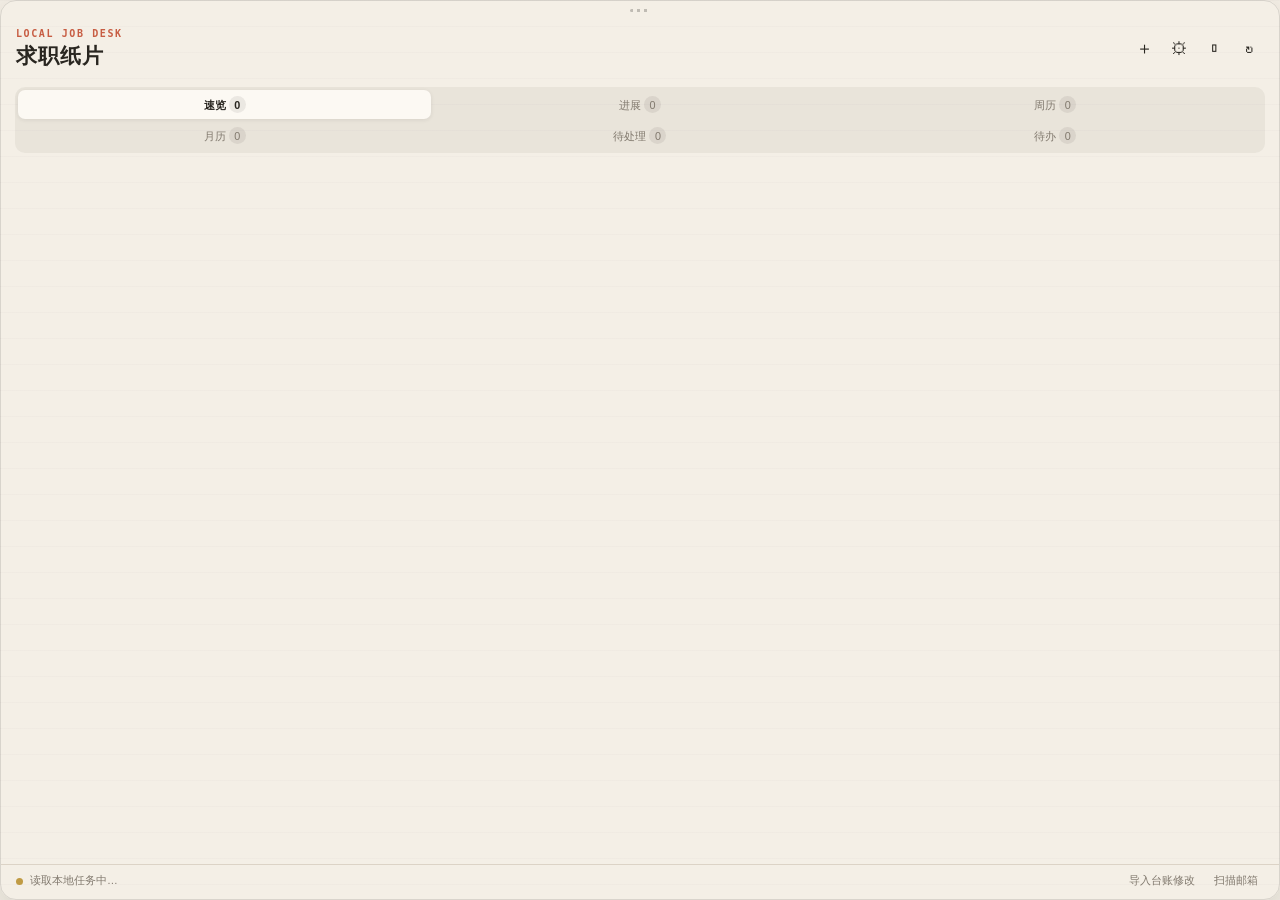
<file: src/job_mail_desk/ui/index.html>
<!doctype html>
<html lang="zh-CN">
  <head>
    <meta charset="utf-8">
    <meta name="viewport" content="width=device-width, initial-scale=1">
    <title>JobMailDesk</title>
    <link rel="stylesheet" href="style.css">
  </head>
  <body>
    <header class="topbar native-drag pywebview-drag-region" title="按住空白处拖动窗口">
      <div class="brand">
        <div class="eyebrow">LOCAL JOB DESK</div>
        <h1>求职纸片</h1>
      </div>
      <div class="top-actions">
        <button type="button" id="addButton" class="icon-button" title="新建" aria-label="新建">＋</button>
        <button type="button" id="settingsButton" class="icon-button" title="设置" aria-label="打开设置">⚙</button>
        <button type="button" id="capsuleButton" class="icon-button" title="胶囊模式" aria-label="切换到胶囊模式">▯</button>
        <button type="button" id="scanButton" class="icon-button" title="扫描邮箱" aria-label="扫描邮箱">↻</button>
      </div>
    </header>

    <section id="capsuleView" class="capsule-view">
      <button id="expandButton" title="点击展开">
        <span class="capsule-mark">J</span>
        <strong id="capsuleCount">0</strong>
      </button>
      <div class="capsule-drag native-drag pywebview-drag-region" title="按住拖动"></div>
    </section>

    <section class="notice-stack">
      <button type="button" id="githubUpdateNotice" class="secondary-wide" hidden>发现新版，查看更新</button>
      <div id="urgentStrip" class="urgent-strip hidden"></div>
      <details id="scanResult" class="scan-result" hidden>
        <summary id="scanResultLabel"></summary><p id="scanResultDetail"></p>
      </details>
      <div class="scan-progress" data-scan-progress hidden>
        <span data-scan-label role="status" aria-live="polite"></span>
        <progress data-scan-bar aria-label="当前扫描阶段进度"></progress>
      </div>
    </section>

    <nav class="tabs" aria-label="任务视图" role="tablist">
      <button class="tab active" data-view="today" role="tab" aria-selected="true" aria-controls="cards">速览 <span id="countToday">0</span><b class="unread-badge" data-unread="today" hidden>0</b></button>
      <button class="tab" data-view="progress" role="tab" aria-selected="false" aria-controls="cards" tabindex="-1" title="按企业查看笔试、面试与轮次进展">进展 <span id="countProgress">0</span><b class="unread-badge" data-unread="progress" hidden>0</b></button>
      <button class="tab" data-view="week" role="tab" aria-selected="false" aria-controls="cards" tabindex="-1">周历 <span id="countWeek">0</span><b class="unread-badge" data-unread="week" hidden>0</b></button>
      <button class="tab" data-view="month" role="tab" aria-selected="false" aria-controls="cards" tabindex="-1">月历 <span id="countMonth">0</span><b class="unread-badge" data-unread="month" hidden>0</b></button>
      <button class="tab" data-view="review" role="tab" aria-selected="false" aria-controls="cards" tabindex="-1" title="每封待归属邮件可在独立原生窗口中复核">待处理 <span id="countReview">0</span><b class="unread-badge" data-unread="review" hidden>0</b></button>
      <button class="tab" data-view="list" role="tab" aria-selected="false" aria-controls="cards" tabindex="-1" title="全部事项；完成后保留，可再次恢复">待办 <span id="countList">0</span><b class="unread-badge" data-unread="list" hidden>0</b></button>
    </nav>

    <main id="cards" class="cards" role="tabpanel" tabindex="-1">
    <div id="reviewTools" class="review-tools" hidden>
      <button type="button" id="historyScanButton">补扫历史邮件…</button>
      <button type="button" id="ignoredReviewsButton">已忽略邮件</button>
      <button type="button" id="filteredReviewsButton">自动过滤</button>
    </div>
    </main>

    <footer>
      <span id="healthDot" class="health-dot"></span>
      <span id="healthText">读取本地任务中…</span>
      <span id="refreshStatus" class="refresh-status" role="status" aria-live="polite" hidden></span>
      <button id="ledgerButton" class="text-button" title="将本地 Markdown 台账中的手工修改导入卡片；不连接邮箱或在线笔记">导入台账修改</button>
      <button id="refreshButton" class="text-button" title="立即扫描邮箱并刷新任务">扫描邮箱</button>
    </footer>

    <template id="taskTemplate">
      <article class="task-card">
        <div class="card-head">
          <div>
            <div class="company"></div>
            <div class="role"></div>
          </div>
          <div class="time-box">
            <div class="time-label"></div>
            <div class="remaining"></div>
          </div>
        </div>
        <div class="meta">
          <span class="stage"></span>
          <span class="round"></span>
          <span class="research"></span>
          <span class="snoozed"></span>
        </div>
        <p class="action"></p>
        <div class="actions">
          <button data-action="toggle_done">完成</button>
          <button data-action="edit_time">补时间</button>
          <button data-action="snooze">延后</button>
          <button data-action="original_mail">查看原邮件</button>
          <button data-action="source">打开通知链接</button>
          <button data-action="research" class="research-open">查看攻略</button>
          <button data-action="obsidian">Obsidian</button>
          <button data-action="edit">编辑</button>
          <button data-action="ignore" class="muted">忽略</button>
          <button data-action="trash" class="muted">删除</button>
        </div>
      </article>
    </template>

    <dialog id="historyScanDialog" class="mail-tools-dialog" aria-labelledby="historyScanTitle">
      <div class="dialog-head"><h2 id="historyScanTitle">补扫历史邮件</h2><button type="button" id="closeHistoryScan" aria-label="关闭补扫">×</button></div>
      <p>重新检查所选范围内的邮件，补入遗漏记录、更新未确认信息。日常扫描设置不变；已确认、已忽略和手动恢复的记录保留。</p>
      <label for="historyScanDays">回看范围</label>
      <select id="historyScanDays"><option value="7">最近 7 天</option><option value="30" selected>最近 30 天</option><option value="90">最近 90 天</option></select>
      <p>包含已读和未读邮件，只读取当前配置的邮箱文件夹。邮件较多时可能需要几分钟。</p>
      <button type="button" id="startHistoryScan">开始补扫</button>
    </dialog>
    <dialog id="ignoredReviewsDialog" class="mail-tools-dialog" aria-labelledby="ignoredReviewsTitle">
      <div class="dialog-head"><h2 id="ignoredReviewsTitle">已忽略邮件</h2><button type="button" id="closeIgnoredReviews" aria-label="关闭已忽略邮件">×</button></div>
      <p>这里只显示手动忽略的待归属邮件。恢复后回到待处理，由你确认归属；不会修改邮箱中的邮件。</p>
      <p id="ignoredReviewsStatus" role="status" aria-live="polite"></p>
      <div id="ignoredReviewsList"></div>
    </dialog>
    <dialog id="filteredReviewsDialog" class="mail-tools-dialog" aria-labelledby="filteredReviewsTitle">
      <div class="dialog-head"><h2 id="filteredReviewsTitle">自动过滤的邮件</h2><button type="button" id="closeFilteredReviews" aria-label="关闭自动过滤邮件">×</button></div>
      <p>这里只显示被自动过滤的招聘宣传摘要，不保存邮件正文。若有需要参加的活动，可以移回待处理后确认归属。</p>
      <p>升级前未留摘要的邮件，可通过“补扫历史邮件”重新检查。恢复不会修改邮箱中的邮件。</p>
      <p id="filteredReviewsStatus" role="status" aria-live="polite"></p>
      <div id="filteredReviewsList"></div>
    </dialog>
    <dialog id="quickCreateDialog" class="quick-create-dialog" aria-labelledby="quickCreateTitle">
      <div class="quick-create">
        <div class="dialog-head">
          <div><div class="eyebrow">QUICK CREATE</div><h2 id="quickCreateTitle">新建</h2></div>
          <button type="button" id="closeQuickCreate" class="dialog-close" aria-label="关闭新建菜单">×</button>
        </div>
        <button type="button" id="createApplicationChoice">新建申请<small>记录公司、岗位与申请进展</small></button>
        <button type="button" id="createTaskChoice">新建待办<small>添加时间、截止与行动事项</small></button>
      </div>
    </dialog>

    <dialog id="taskDialog" class="workflow-dialog" aria-labelledby="dialogTitle">
      <form id="taskForm" class="workflow-form" method="dialog" novalidate>
        <div class="dialog-head">
          <div>
            <div class="eyebrow">JOB TASK</div>
            <h2 id="dialogTitle">新建待办</h2>
          </div>
          <button type="button" id="closeDialog" class="dialog-close" aria-label="关闭待办编辑">×</button>
        </div>
        <input type="hidden" name="task_id">
        <input type="hidden" name="expected_revision">
        <label>关联申请链
          <select name="application_key">
            <option value="">不关联申请链</option>
          </select>
        </label>
        <div class="identity-row">
          <label>公司 / 事项<input name="company" required maxlength="80"></label>
          <label>岗位<input name="role" maxlength="80"></label>
        </div>
        <label>岗位地点<input name="location" maxlength="100"></label>
        <div class="form-row">
          <label>阶段<input name="stage" value="自定义待办" maxlength="40"></label>
          <label>轮次<input name="round" maxlength="30"></label>
        </div>
        <div class="form-row">
          <label>硬截止日期<input name="deadline_date" type="date"></label>
          <div class="clock-field">
            <span class="clock-field-title">时间</span>
            <div class="clock-inputs">
              <input name="deadline_hour" type="text" inputmode="numeric"
                     maxlength="2" placeholder="14" autocomplete="off"
                     aria-label="小时">
              <span class="clock-separator" aria-hidden="true">:</span>
              <input name="deadline_minute" type="text" inputmode="numeric"
                     maxlength="2" placeholder="00" autocomplete="off"
                     aria-label="分钟">
            </div>
          </div>
        </div>
        <p class="field-hint">笔试或面试的开始时刻即为硬截止：在此之前需要处理这件事。</p>
        <label>下一步行动<textarea name="action_summary" rows="3" maxlength="240" placeholder="留空时使用“处理这项求职待办”"></textarea></label>
        <label>Markdown 手动补充<textarea name="manual_notes" rows="6" maxlength="2000" placeholder="准备材料、问题清单、复盘备注……"></textarea></label>
        <div id="formError" class="form-error" role="alert" aria-live="assertive"></div>
        <div class="dialog-actions">
          <button type="button" id="deleteTask" class="danger-action" hidden>移入回收站</button>
          <button type="button" id="cancelDialog">取消</button>
          <button type="submit" class="primary">保存待办</button>
        </div>
      </form>
    </dialog>

    <dialog id="originalMailDialog" class="original-mail-dialog" aria-labelledby="originalMailSubject">
      <section class="original-mail-panel">
        <div class="dialog-head">
          <div>
            <div class="eyebrow">READ-ONLY IMAP</div>
            <h2 id="originalMailSubject">原邮件</h2>
          </div>
          <button type="button" id="closeOriginalMail" class="dialog-close" aria-label="关闭原邮件">×</button>
        </div>
        <div id="originalMailMeta" class="original-mail-meta"></div>
        <div id="originalMailStatus" class="form-error" role="status" aria-live="polite"></div>
        <div id="originalMailBody" class="original-mail-body"></div>
        <pre id="originalMailText" class="original-mail-text"></pre>
        <div class="dialog-actions">
          <button type="button" id="loadRemoteImages">显式加载 HTTPS 图片</button>
          <button type="button" id="dismissOriginalMail" class="primary">关闭</button>
        </div>
      </section>
    </dialog>

    <dialog id="ownershipDialog" class="workflow-dialog" aria-labelledby="ownershipTitle">
      <form id="ownershipForm" class="workflow-form" method="dialog">
        <div class="dialog-head">
          <div>
            <div class="eyebrow">REVIEW MAIL</div>
            <h2 id="ownershipTitle">确认邮件归属</h2>
          </div>
          <button type="button" id="closeOwnership" class="dialog-close" aria-label="关闭邮件归属">×</button>
        </div>
        <input type="hidden" name="source_hash">
        <input type="hidden" name="request_id">
        <input type="hidden" name="expected_review_revision">
        <input type="hidden" name="expected_application_revision">
        <div id="ownershipRecommendation" class="workflow-recommendation"></div>
        <div class="workflow-grid ownership-target-grid">
          <label>处理方式
            <select name="mode">
              <option value="new">创建新申请链并归属</option>
              <option value="existing">更新已有申请链</option>
              <option value="update_task">更新已有申请链上的待办（改期 / 改场地）</option>
            </select>
          </label>
          <label id="ownershipExistingRow">已有申请
            <select name="application_key"></select>
          </label>
        </div>
        <label id="ownershipTaskRow" hidden>要更新的待办
          <select name="task_id"></select>
          <input type="hidden" name="expected_task_revision">
        </label>
        <div class="workflow-grid">
          <label>公司<input name="company" list="applicationCompanyChoices" required maxlength="80" autocomplete="off"></label>
          <label>岗位<input name="role" list="applicationRoleChoices" maxlength="100" autocomplete="off"></label>
        </div>
        <label>岗位地点<input name="location" maxlength="100"></label>
        <label>招聘项目<input name="recruiting_project" maxlength="100"></label>
        <div class="workflow-grid progress-fields">
          <label>当前进度
            <select name="stage" data-stage-select>
              <option value="网申">网申</option>
              <option value="简历筛选">简历筛选</option>
              <option value="测评">测评</option>
              <option value="笔试">笔试</option>
              <option value="一面">一面</option>
              <option value="二面">二面</option>
              <option value="三面">三面</option>
              <option value="HR 面">HR 面</option>
              <option value="Offer">Offer 阶段</option>
              <option value="已拒绝">已拒绝</option>
              <option value="已结束">已结束</option>
            </select>
          </label>
          <label>状态
            <select name="manual_stage_status">
              <option value="pending">未完成</option>
              <option value="completed">已完成</option>
            </select>
          </label>
        </div>
        <label>下一步进度
          <select name="next_stage" data-stage-select>
            <option value="">等待通知 / 暂未确定</option>
            <option value="网申">网申</option>
            <option value="简历筛选">简历筛选</option>
            <option value="测评">测评</option>
            <option value="笔试">笔试</option>
            <option value="一面">一面</option>
            <option value="二面">二面</option>
            <option value="三面">三面</option>
            <option value="HR 面">HR 面</option>
            <option value="Offer">Offer 阶段</option>
            <option value="已拒绝">已拒绝</option>
            <option value="已结束">已结束</option>
          </select>
        </label>
        <label class="workflow-check" id="ownershipCreateTaskRow">
          <input name="create_task" type="checkbox" value="1">
          <span>同时创建待办，并加入日历与通知提醒</span>
        </label>
        <details id="ownershipTaskDetails" class="workflow-details">
          <summary>待办时间与行动内容</summary>
          <div class="workflow-grid">
            <label>硬截止日期<input name="deadline_date" type="date"></label>
            <div class="clock-field">
              <span class="clock-field-title">时间</span>
              <div class="clock-inputs">
                <input name="deadline_hour" type="text" inputmode="numeric"
                       maxlength="2" placeholder="14" autocomplete="off"
                       aria-label="小时">
                <span class="clock-separator" aria-hidden="true">:</span>
                <input name="deadline_minute" type="text" inputmode="numeric"
                       maxlength="2" placeholder="00" autocomplete="off"
                       aria-label="分钟">
              </div>
            </div>
          </div>
          <div class="workflow-grid">
            <label>预计时长（分钟）<input name="duration_minutes" type="number" min="1" max="1440" readonly></label>
            <label>行动链接<input name="source_url" type="url" readonly></label>
          </div>
          <label>待办内容<textarea name="action_summary" rows="3" maxlength="240"></textarea></label>
          <label>备注<textarea name="task_notes" rows="3" maxlength="2000" placeholder="准备材料、问题清单、复盘备注……"></textarea></label>
        </details>
        <div id="ownershipError" class="form-error" role="alert" aria-live="assertive"></div>
        <div class="dialog-actions">
          <button type="button" id="cancelOwnership">取消</button>
          <button type="submit" class="primary">确认并保存</button>
        </div>
      </form>
    </dialog>

    <dialog id="applicationDialog" class="workflow-dialog" aria-labelledby="applicationDialogTitle">
      <form id="applicationForm" class="workflow-form" method="dialog">
        <div class="dialog-head">
          <div>
            <div class="eyebrow">APPLICATION</div>
            <h2 id="applicationDialogTitle">申请详情</h2>
          </div>
          <button type="button" id="closeApplication" class="dialog-close" aria-label="关闭申请编辑">×</button>
        </div>
        <input type="hidden" name="application_key">
        <input type="hidden" name="expected_revision">
        <div class="workflow-grid">
          <label>公司<input name="company" list="applicationCompanyChoices" required maxlength="80" autocomplete="off"></label>
          <label>岗位<input name="role" list="applicationRoleChoices" maxlength="100" autocomplete="off"></label>
        </div>
        <label>岗位地点<input name="location" maxlength="100" placeholder="例如：上海 / 深圳"></label>
        <label>招聘项目<input name="recruiting_project" maxlength="100"></label>
        <div class="workflow-grid">
          <label>职位编号<input name="job_code" maxlength="40"></label>
          <label>申请生命周期
            <select name="status">
              <option value="active">进行中</option>
              <option value="ended">已结束</option>
              <option value="archived">已归档</option>
            </select>
          </label>
        </div>
        <div class="workflow-grid progress-fields">
          <label>当前进度
            <select name="manual_stage" data-stage-select>
              <option value="网申">网申</option>
              <option value="简历筛选">简历筛选</option>
              <option value="测评">测评</option>
              <option value="笔试">笔试</option>
              <option value="一面">一面</option>
              <option value="二面">二面</option>
              <option value="三面">三面</option>
              <option value="HR 面">HR 面</option>
              <option value="Offer">Offer 阶段</option>
              <option value="已拒绝">已拒绝</option>
              <option value="已结束">已结束</option>
            </select>
          </label>
          <label>状态
            <select name="manual_stage_status">
              <option value="pending">未完成</option>
              <option value="completed">已完成</option>
            </select>
          </label>
        </div>
        <label>下一步进度
          <select name="next_stage" data-stage-select>
            <option value="">等待通知 / 暂未确定</option>
            <option value="网申">网申</option>
            <option value="简历筛选">简历筛选</option>
            <option value="测评">测评</option>
            <option value="笔试">笔试</option>
            <option value="一面">一面</option>
            <option value="二面">二面</option>
            <option value="三面">三面</option>
            <option value="HR 面">HR 面</option>
            <option value="Offer">Offer 阶段</option>
            <option value="已拒绝">已拒绝</option>
            <option value="已结束">已结束</option>
          </select>
        </label>
        <label>备注<textarea name="manual_notes" rows="4" maxlength="2000"></textarea></label>
        <div id="applicationTimeline" class="application-timeline"></div>
        <div id="applicationError" class="form-error" role="alert" aria-live="assertive"></div>
        <div class="dialog-actions">
          <button type="button" id="cancelApplication">取消</button>
          <button type="submit" id="applicationSubmit" class="primary">保存申请</button>
        </div>
      </form>
    </dialog>

    <datalist id="applicationCompanyChoices"></datalist>
    <datalist id="applicationRoleChoices"></datalist>

    <dialog id="applicationActionDialog" class="workflow-dialog" aria-labelledby="applicationActionTitle">
      <form id="applicationActionForm" class="workflow-form" method="dialog">
        <div class="dialog-head">
          <div><div class="eyebrow">APPLICATION CHAIN</div><h2 id="applicationActionTitle">申请链操作</h2></div>
          <button type="button" id="closeApplicationAction" class="dialog-close" aria-label="关闭申请链操作">×</button>
        </div>
        <input type="hidden" name="source">
        <input type="hidden" name="action">
        <label id="mergeTargetRow">查找目标申请链
          <input name="target_query" type="search" placeholder="输入公司、岗位、地点或阶段" autocomplete="off">
          <select name="target"></select>
        </label>
        <label id="crossCompanyConfirmRow" class="workflow-check" hidden>
          <input name="cross_company_confirmed" type="checkbox">
          <span>我确认将来源申请合并到另一家公司；公司身份将以冲突选择为准</span>
        </label>
        <div id="applicationActionPreview" class="action-preview"></div>
        <div id="mergeConflictFields" class="merge-conflict-fields" hidden></div>
        <div id="applicationActionError" class="form-error" role="alert" aria-live="assertive"></div>
        <div class="dialog-actions">
          <button type="button" id="cancelApplicationAction">取消</button>
          <button type="submit" id="applicationActionSubmit" class="danger-action">继续</button>
        </div>
      </form>
    </dialog>

    <dialog id="settingsDialog" class="settings-dialog" aria-labelledby="settingsTitle">
      <form id="settingsForm" method="dialog">
        <div class="dialog-head">
          <div>
            <div class="eyebrow">JOBMAILDESK CORE</div>
            <h2 id="settingsTitle">设置</h2>
          </div>
          <button type="button" id="closeSettings" class="dialog-close" aria-label="关闭设置">×</button>
        </div>
        <p id="firstRunHint" class="settings-hint hidden">首次使用请配置邮箱账号。客户端授权码只保存在系统安全凭据库，本程序不会把密码写入配置文件。</p>

        <section class="settings-section">
          <h3>数据存放位置</h3>
          <p id="storageLocationPath"></p>
          <p>待办、求职进展、配置、缓存和日志统一存放在这里。选择一个位置后，程序自动创建专用文件夹，无需逐项修改路径。</p>
          <button type="button" id="chooseStorageLocation" class="secondary-wide">更换数据位置…</button>
          <p id="storageLocationHint"></p>
        </section>

        <section class="settings-section">
          <h3>邮箱与扫描</h3>
          <p id="activeMailAccount"></p>
          <label>邮箱账号<input name="email" type="email" autocomplete="username" placeholder="请输入完整邮箱地址"></label>
          <label>客户端授权码<input name="authorization_code" type="password" autocomplete="new-password" placeholder="同一账号可留空；更换邮箱需填写新授权码"></label>
          <label>邮件服务商
            <select name="mail_provider" id="mailProvider">
              <option value="qq">QQ</option>
              <option value="163">163</option>
              <option value="126">126</option>
              <option value="yeah">Yeah</option>
              <option value="gmail">Gmail</option>
              <option value="outlook">Outlook</option>
              <option value="custom">Custom</option>
            </select>
          </label>
          <div class="form-row">
            <label>IMAP主机<input name="mail_host" autocomplete="off" placeholder="imap.example.com"></label>
            <label>端口<input name="mail_port" type="number" min="1" max="65535" inputmode="numeric"></label>
          </div>
          <label class="toggle-label"><input name="mail_ssl" type="checkbox">使用 SSL/TLS</label>
          <div class="form-row">
            <label>扫描间隔（分钟）<input name="poll_minutes" type="number" min="5" max="120" value="10"></label>
            <label>日常回看天数<input name="lookback_days" type="number" min="1" max="30" value="3"></label>
          </div>
          <p>每个邮箱首次扫描最近 30 天，包含已读和未读邮件；之后按日常回看天数扫描，停用后自动补齐未扫描的时间段。部分失败时保留缺口，下次继续重试。程序退出后停止扫描，关闭窗口留在托盘时继续运行。</p>
          <label class="toggle-label"><input name="include_onsite_sessions" type="checkbox">保留有明确时间和线下地点的宣讲会</label>
          <p>默认过滤宣传邮件。开启后，符合条件的线下宣讲会先进入待处理，由你决定是否加入日历；线上宣讲、岗位推荐和邀投简历仍过滤。真实投递回执、个人笔试／面试及进度通知始终保留。</p>
          <p>保存此选项后，下次扫描会复查最近 30 天。自动过滤的记录可以重新出现；手动忽略和已确认的记录保持不变。</p>
          <div class="scan-progress" data-scan-progress hidden>
        <span data-scan-label role="status" aria-live="polite"></span>
        <progress data-scan-bar aria-label="当前扫描阶段进度"></progress>
      </div>
          <p id="scanDetails" aria-live="polite">尚无扫描记录</p>
          <button type="button" id="testMailSettings" class="secondary-wide">测试只读邮箱连接</button>
          <button type="button" id="settingsHistoryScanButton" class="secondary-wide">补扫历史邮件…</button>
        </section>

        <section class="settings-section">
          <label class="toggle-label"><input name="obsidian_enabled" type="checkbox">同步到Obsidian</label>
          <p>可选。本程序可独立使用；关闭时待办仍保存在所选数据目录。当前支持本地 Markdown／Obsidian，尚未接入 Notion 或语雀自动同步。</p>
          <details class="path-options">
            <summary>高级：选择外部 Obsidian 文件</summary>
          <div class="path-row">
            <input name="obsidian_output" aria-label="Obsidian待办路径">
            <button type="button" data-pick-path="obsidian_output">选择</button>
          </div>
          </details>
        </section>

        <section class="settings-section">
          <label class="toggle-label"><input name="progress_enabled" type="checkbox">生成求职进展文档</label>
          <p>默认保存到所选数据目录，无需修改路径。输出文档由程序维护；需要外部文件或手动台账时再展开高级设置。</p>
          <details class="path-options">
            <summary>高级：自定义导出文件与手动台账</summary>
          <label>进展输出</label>
          <div class="path-row">
            <input name="progress_output" aria-label="进展输出路径">
            <button type="button" data-pick-path="progress_output">选择</button>
          </div>
          <label>手动进展台账（本地 Markdown）</label>
          <p>在这个文件里修改投递进展后，点击主界面的“导入台账修改”。此功能不连接邮箱，也不对接 Notion 或语雀。</p>
          <div class="path-row">
            <input name="progress_source" aria-label="手动进展台账路径">
            <button type="button" data-pick-path="progress_source">选择</button>
          </div>
          <button type="button" id="createProgressTemplate" class="secondary-wide">生成规范台账模板</button>
          </details>
        </section>

        <section class="settings-section dictionary-section">
          <div class="settings-section-head">
            <h3>企业与岗位词典</h3>
            <span id="dictionaryBadge" class="version-chip">正在读取</span>
          </div>
          <p>程序已内置通用秋招词典。也可以导入自己的 XLSX 表格，在本机追加企业、招聘项目和岗位名称。</p>
          <label>工作表名称<input name="dictionary_sheet" value="2027秋招信息表" placeholder="例如：2027秋招信息表"></label>
          <div class="path-row">
            <input name="dictionary_workbook" aria-label="秋招词典工作簿" readonly placeholder="选择 .xlsx 文件">
            <button type="button" id="selectDictionaryWorkbook">选择</button>
          </div>
          <button type="button" id="compileDictionaryWorkbook" class="secondary-wide">编译并启用个人词典</button>
          <div id="dictionaryStatus" class="update-status">内置词典可直接使用</div>
          <h4>本机纠错学习</h4>
          <p>人工修正待归属邮件后，仅对相同发件签名与标题模板生效；不保存邮件正文或完整邮箱。</p>
          <button type="button" id="rebuildIdentityLearning" class="secondary-wide">从最近 30 天已确认申请重建</button>
          <div id="identityLearningRules" class="identity-learning-rules">暂无已学习规则</div>
        </section>

        <section class="settings-section">
          <h3>提醒与系统日历</h3>
          <label class="toggle-label"><input name="reminders_enabled" type="checkbox">启用应用提醒</label>
          <label class="toggle-label"><input name="notify_new_mail" type="checkbox">扫描到新的待确认邮件时弹出系统通知（点击通知直接打开「待处理」）</label>
          <label>提前提醒（分钟，逗号分隔）
            <input name="reminder_offsets_minutes" placeholder="1440, 120, 30">
          </label>
          <label class="toggle-label"><input name="calendar_sync_enabled" type="checkbox">同步到系统日历</label>
          <label>日历名称<input name="calendar_name" value="JobMailDesk" maxlength="80"></label>
          <p id="calendarBackendHint" class="hidden"></p>
          <button type="button" id="syncCalendarNow" class="secondary-wide">立即同步 / 重新授权</button>
          <button type="button" id="openCalendarExportFolder" class="secondary-wide hidden">打开日历文件所在文件夹</button>
          <div id="calendarStatus" class="update-status">尚未同步</div>
        </section>

        <section class="settings-section">
          <h3>界面显示</h3>
          <label>字体大小 <output id="fontScaleValue">108%</output>
            <input name="ui_font_scale" type="range" min="90" max="125" step="1" value="108">
          </label>
          <p>可在 90%–125% 间调整。长公司、岗位和地点仍会单行省略，避免破坏卡片布局。</p>
          <label class="toggle-label" id="taskbarButtonRow"><input name="taskbar_button" type="checkbox">在任务栏显示窗口按钮（可最小化 / 最大化；重启后生效）</label>
          <p id="closeHidesHint" class="hidden">点窗口右上角「×」只会把窗口隐藏到托盘，程序继续在后台扫描和提醒；彻底退出请用托盘菜单「退出」。</p>
        </section>

        <section id="githubUpdateSection" class="settings-section hidden">
          <h3>程序更新</h3>
          <p id="githubCurrentVersion" class="settings-hint"></p>
          <p>从 WizLiang/jobmaildesk 的 GitHub 发布获取 Windows 更新。检查不发送邮箱或求职数据。</p>
          <label class="toggle-label"><input name="github_updates_enabled" type="checkbox">每天检查一次新版（仅提示）</label>
          <label>更新通道<select name="update_channel"><option value="preview">试用版与正式版</option><option value="stable">仅正式版</option></select></label>
          <p id="githubUpdateStatus" role="status" aria-live="polite">尚未检查更新</p>
          <progress id="githubUpdateProgress" hidden></progress>
          <details id="githubUpdateNotesPanel" hidden><summary>新版说明</summary><pre id="githubUpdateNotes"></pre></details>
          <div class="github-update-actions">
            <button type="button" id="checkGithubUpdate">检查更新</button>
            <button type="button" id="downloadGithubUpdate" hidden>下载新版</button>
            <button type="button" id="installGithubUpdate" hidden>重启并更新…</button>
            <button type="button" id="openGithubReleases">打开发布页</button>
          </div>
          <p>更新保留数据位置与邮箱凭据。无法自动替换时，可从发布页下载并手动解压。</p>
        </section>

        <section id="privacyResetSection" class="settings-section hidden">
          <h3>个人信息</h3>
          <p>永久清除本机邮箱账号与授权码、私人链接密钥、求职记录、简报、学习规则、配置、缓存和日志。清除后自动重新打开程序，需要重新配置邮箱。</p>
          <p>邮箱里的邮件不会改变。外部 Obsidian 文档、已导入系统日历的事件及手动备份需要另行清理。</p>
          <button type="button" id="openPrivacyReset" class="secondary-wide">清除个人信息…</button>
        </section>
        <div id="settingsStatus" class="form-error" role="alert" aria-live="assertive"></div>
        <div class="dialog-actions">
          <button type="button" id="cancelSettings">取消</button>
          <button type="submit" class="primary">保存并应用</button>
        </div>
      </form>
    </dialog>

    <dialog id="githubUpdateDialog" class="mail-tools-dialog" aria-labelledby="githubUpdateTitle">
      <h2 id="githubUpdateTitle">重启并更新程序？</h2>
      <p>程序将退出，替换程序文件并重新打开。邮箱凭据和所选数据目录保持不变；旧程序目录会保留在旁边供回退。</p>
      <p>请先保存正在编辑的内容。若替换失败，将尝试恢复旧程序。</p>
      <p id="githubInstallStatus" role="alert"></p>
      <div class="dialog-actions"><button type="button" id="cancelGithubInstall">取消</button><button type="button" id="confirmGithubInstall" class="primary">确认重启更新</button></div>
    </dialog>

    <dialog id="storageMoveDialog" class="settings-dialog" aria-labelledby="storageMoveTitle">
      <form id="storageMoveForm">
        <h2 id="storageMoveTitle">迁移到新的数据位置</h2>
        <p id="storageMoveTarget"></p>
        <p>程序将退出，把现有数据复制并校验到新位置，再移除原目录中的旧副本并重新打开。内部文件路径自动更新。</p>
        <p>外部 Obsidian 文件和手动备份保留原位置；邮箱授权码继续由 Windows 凭据管理器保管。不会重新扫描邮箱或重建任务。</p>
        <p id="storageMoveStatus" role="alert" aria-live="assertive"></p>
        <div class="dialog-actions">
          <button type="button" id="cancelStorageMove">取消</button>
          <button type="submit" id="confirmStorageMove" class="primary">迁移并重新打开</button>
        </div>
      </form>
    </dialog>
    <dialog id="privacyResetDialog" class="settings-dialog" aria-labelledby="privacyResetTitle">
      <form id="privacyResetForm">
        <h2 id="privacyResetTitle">永久清除个人信息</h2>
        <p>此操作不可撤销，也不会生成备份。将退出当前程序并清除本机应用数据及系统凭据，再以初始状态打开。</p>
        <p id="privacyResetDirectory"></p>
        <p>应用目录外的导出文档、手动备份和已导入日历的事件不在清除范围内。</p>
        <label>请输入“清除”以确认
          <input id="privacyResetConfirmation" type="text" autocomplete="off" required>
        </label>
        <p id="privacyResetStatus" role="alert" aria-live="assertive"></p>
        <div class="dialog-actions">
          <button type="button" id="cancelPrivacyReset">取消</button>
          <button type="submit" id="confirmPrivacyReset" class="primary" disabled>永久清除并重新打开</button>
        </div>
      </form>
    </dialog>
    <script src="app.js"></script>
  </body>
</html>
</file>
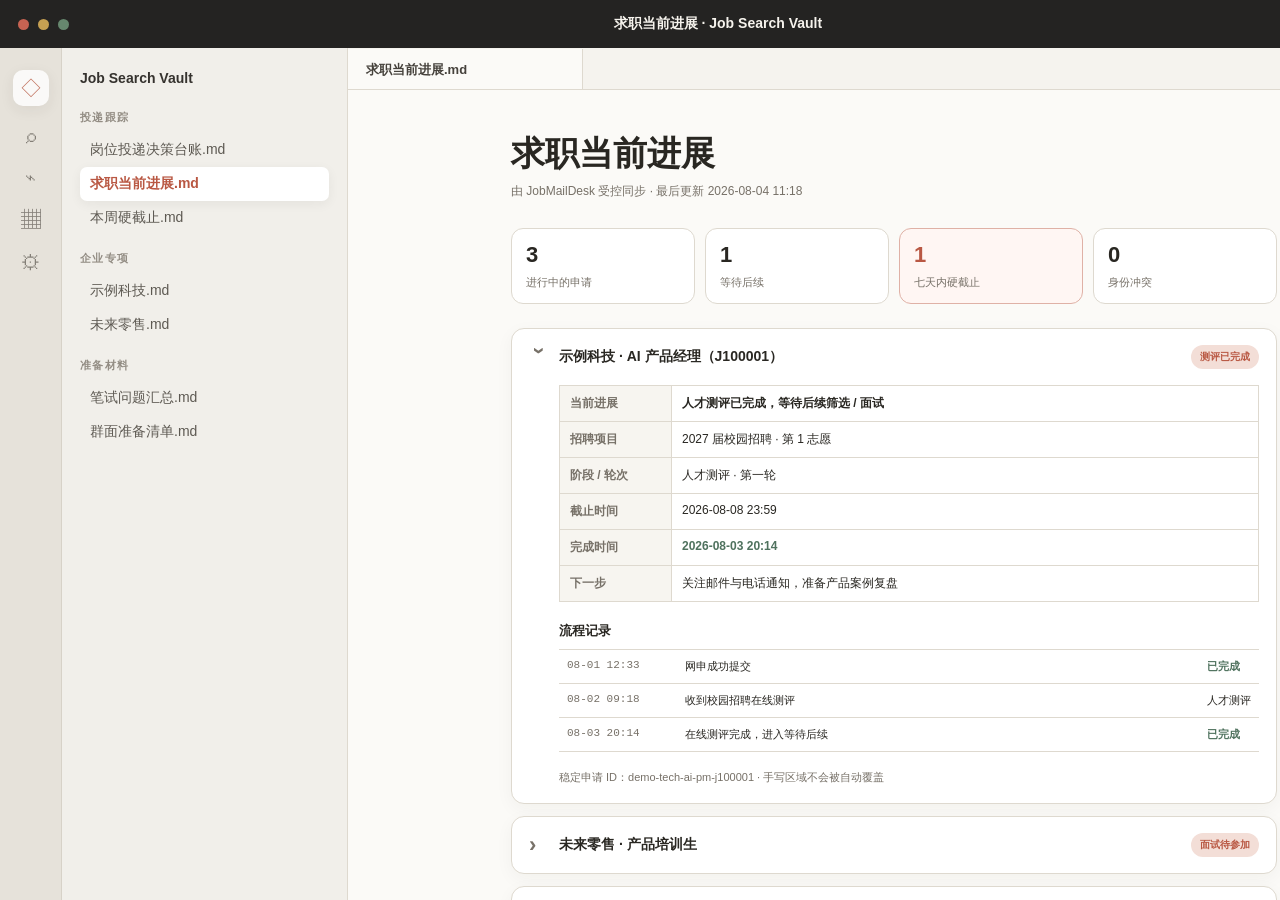
<file: docs/assets/obsidian-progress-demo.html>
<!doctype html>
<html lang="zh-CN">
<head>
  <meta charset="utf-8">
  <meta name="viewport" content="width=device-width, initial-scale=1">
  <title>JobMailDesk Obsidian Progress Demo</title>
  <style>
    :root {
      color-scheme: light;
      --chrome: #242322;
      --sidebar: #f1efea;
      --paper: #fbfaf7;
      --ink: #292722;
      --muted: #777168;
      --line: #ded9cf;
      --accent: #b95843;
      --accent-soft: #f3ded7;
      --green: #4f725e;
    }
    * { box-sizing: border-box; }
    body {
      margin: 0;
      background: #d8d5cf;
      color: var(--ink);
      font-family: "Microsoft YaHei UI", "PingFang SC", sans-serif;
    }
    .window {
      width: 1440px;
      height: 900px;
      overflow: hidden;
      background: var(--paper);
      box-shadow: 0 30px 80px rgba(28, 26, 23, .28);
    }
    .titlebar {
      height: 48px;
      display: flex;
      align-items: center;
      justify-content: space-between;
      padding: 0 18px;
      background: var(--chrome);
      color: #f6f3ed;
      font-size: 14px;
    }
    .titlebar .traffic { display: flex; gap: 9px; }
    .dot { width: 11px; height: 11px; border-radius: 50%; background: #77736d; }
    .dot:first-child { background: #c76352; }
    .dot:nth-child(2) { background: #c6a052; }
    .dot:nth-child(3) { background: #66876e; }
    .workspace { display: grid; grid-template-columns: 62px 286px 1fr; height: 852px; }
    .ribbon {
      display: flex;
      flex-direction: column;
      align-items: center;
      gap: 18px;
      padding-top: 22px;
      border-right: 1px solid #d7d2c8;
      background: #e6e2da;
      color: #6f6a62;
    }
    .ribbon span { font-size: 20px; opacity: .82; }
    .ribbon .active {
      width: 36px; height: 36px; display: grid; place-items: center;
      border-radius: 10px; background: #fff; color: var(--accent);
      box-shadow: 0 4px 14px rgba(45, 42, 36, .08);
    }
    .sidebar {
      padding: 22px 18px;
      border-right: 1px solid #ded9cf;
      background: var(--sidebar);
      color: #5d5952;
      font-size: 14px;
    }
    .vault { margin-bottom: 24px; color: #35322e; font-weight: 800; }
    .group { margin: 16px 0 8px; color: #938d84; font-size: 11px; font-weight: 800; letter-spacing: .12em; }
    .file { padding: 8px 10px; border-radius: 7px; white-space: nowrap; }
    .file.active { background: #fff; color: var(--accent); font-weight: 800; box-shadow: 0 3px 12px rgba(40, 37, 32, .06); }
    .main { overflow: hidden; background: var(--paper); }
    .tabbar {
      height: 42px;
      display: flex;
      align-items: end;
      border-bottom: 1px solid var(--line);
      background: #f5f3ee;
    }
    .tab {
      min-width: 235px;
      padding: 12px 18px 10px;
      border-right: 1px solid var(--line);
      background: var(--paper);
      color: #46423c;
      font-size: 13px;
      font-weight: 700;
    }
    .document { width: 850px; margin: 0 auto; padding: 44px 42px 80px; }
    h1 { margin: 0 0 8px; font: 800 34px/1.2 Georgia, "Microsoft YaHei UI", serif; }
    .meta { color: var(--muted); font-size: 12px; }
    .summary {
      display: grid;
      grid-template-columns: repeat(4, 1fr);
      gap: 10px;
      margin: 28px 0 24px;
    }
    .metric { padding: 13px 14px; border: 1px solid var(--line); border-radius: 12px; background: #fff; }
    .metric strong { display: block; margin-bottom: 4px; font-size: 22px; }
    .metric span { color: var(--muted); font-size: 11px; }
    .metric.urgent { border-color: #dfb1a6; background: #fff6f3; color: var(--accent); }
    details {
      margin: 12px 0;
      overflow: hidden;
      border: 1px solid var(--line);
      border-radius: 13px;
      background: #fff;
      box-shadow: 0 5px 18px rgba(41, 37, 31, .045);
    }
    summary {
      display: grid;
      grid-template-columns: 20px 1fr auto;
      gap: 10px;
      align-items: center;
      padding: 15px 17px;
      cursor: default;
      list-style: none;
      font-size: 14px;
      font-weight: 800;
    }
    summary::before { content: "›"; color: var(--muted); font-size: 22px; transform: rotate(90deg); }
    details:not([open]) summary::before { transform: rotate(0); }
    .badge { padding: 5px 9px; border-radius: 999px; background: var(--accent-soft); color: var(--accent); font-size: 10px; }
    .body { padding: 0 17px 18px 47px; }
    table { width: 100%; border-collapse: collapse; font-size: 12px; }
    th, td { padding: 9px 10px; border: 1px solid var(--line); text-align: left; vertical-align: top; }
    th { width: 112px; background: #f7f5f0; color: var(--muted); font-weight: 700; }
    h3 { margin: 20px 0 9px; font-size: 13px; }
    .timeline { display: grid; grid-template-columns: 118px 1fr auto; gap: 0; border-top: 1px solid var(--line); }
    .timeline div { padding: 9px 8px; border-bottom: 1px solid var(--line); font-size: 11px; }
    .timeline .time { color: var(--muted); font-family: Consolas, monospace; }
    .done { color: var(--green); font-weight: 800; }
    .sync-note { margin-top: 18px; color: var(--muted); font-size: 11px; }
  </style>
</head>
<body>
  <div class="window">
    <div class="titlebar">
      <div class="traffic"><span class="dot"></span><span class="dot"></span><span class="dot"></span></div>
      <strong>求职当前进展 · Job Search Vault</strong>
      <span>Obsidian</span>
    </div>
    <div class="workspace">
      <aside class="ribbon"><span class="active">◇</span><span>⌕</span><span>⌁</span><span>▦</span><span>⚙</span></aside>
      <aside class="sidebar">
        <div class="vault">Job Search Vault</div>
        <div class="group">投递跟踪</div>
        <div class="file">岗位投递决策台账.md</div>
        <div class="file active">求职当前进展.md</div>
        <div class="file">本周硬截止.md</div>
        <div class="group">企业专项</div>
        <div class="file">示例科技.md</div>
        <div class="file">未来零售.md</div>
        <div class="group">准备材料</div>
        <div class="file">笔试问题汇总.md</div>
        <div class="file">群面准备清单.md</div>
      </aside>
      <main class="main">
        <div class="tabbar"><div class="tab">求职当前进展.md</div></div>
        <article class="document">
          <h1>求职当前进展</h1>
          <div class="meta">由 JobMailDesk 受控同步 · 最后更新 2026-08-04 11:18</div>
          <section class="summary">
            <div class="metric"><strong>3</strong><span>进行中的申请</span></div>
            <div class="metric"><strong>1</strong><span>等待后续</span></div>
            <div class="metric urgent"><strong>1</strong><span>七天内硬截止</span></div>
            <div class="metric"><strong>0</strong><span>身份冲突</span></div>
          </section>
          <details open>
            <summary><span>示例科技 · AI 产品经理（J100001）</span><span class="badge">测评已完成</span></summary>
            <div class="body">
              <table>
                <tr><th>当前进展</th><td><strong>人才测评已完成，等待后续筛选 / 面试</strong></td></tr>
                <tr><th>招聘项目</th><td>2027 届校园招聘 · 第 1 志愿</td></tr>
                <tr><th>阶段 / 轮次</th><td>人才测评 · 第一轮</td></tr>
                <tr><th>截止时间</th><td>2026-08-08 23:59</td></tr>
                <tr><th>完成时间</th><td class="done">2026-08-03 20:14</td></tr>
                <tr><th>下一步</th><td>关注邮件与电话通知，准备产品案例复盘</td></tr>
              </table>
              <h3>流程记录</h3>
              <div class="timeline">
                <div class="time">08-01 12:33</div><div>网申成功提交</div><div class="done">已完成</div>
                <div class="time">08-02 09:18</div><div>收到校园招聘在线测评</div><div>人才测评</div>
                <div class="time">08-03 20:14</div><div>在线测评完成，进入等待后续</div><div class="done">已完成</div>
              </div>
              <div class="sync-note">稳定申请 ID：demo-tech-ai-pm-j100001 · 手写区域不会被自动覆盖</div>
            </div>
          </details>
          <details>
            <summary><span>未来零售 · 产品培训生</span><span class="badge">面试待参加</span></summary>
          </details>
          <details>
            <summary><span>云端互动 · 项目管理培训生</span><span class="badge">时间待确认</span></summary>
          </details>
        </article>
      </main>
    </div>
  </div>
</body>
</html>
</file>
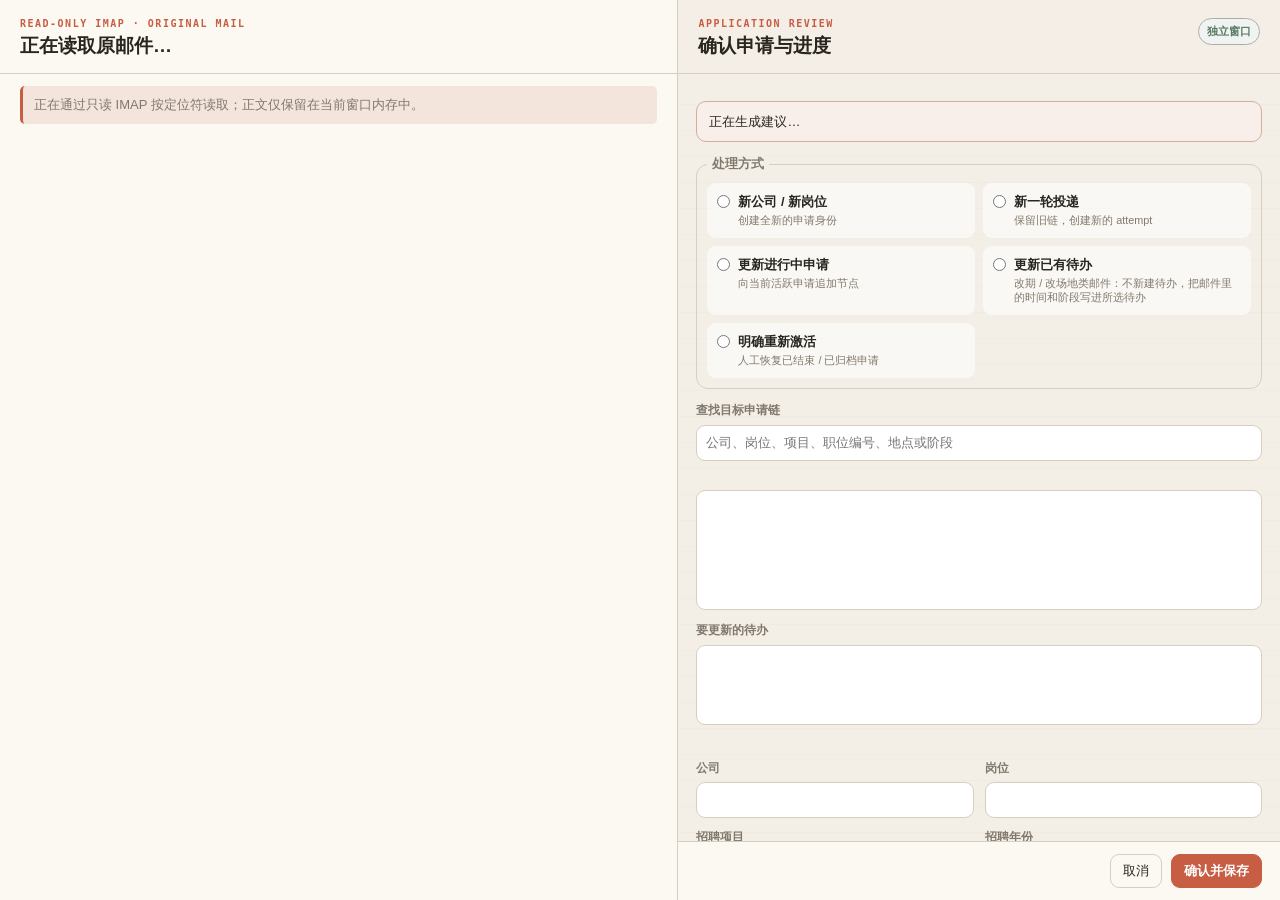
<file: src/job_mail_desk/ui/review.html>
<!doctype html>
<html lang="zh-CN">
  <head>
    <meta charset="utf-8">
    <meta name="viewport" content="width=device-width, initial-scale=1">
    <title>邮件复核</title>
    <link rel="stylesheet" href="review.css">
  </head>
  <body>
    <main class="review-workbench">
      <section class="mail-pane" aria-labelledby="mailSubject">
        <header class="pane-header">
          <div>
            <div class="eyebrow">READ-ONLY IMAP · ORIGINAL MAIL</div>
            <h1 id="mailSubject">正在读取原邮件…</h1>
          </div>
          <button id="remoteImagesButton" type="button" hidden>显式加载 HTTPS 图片</button>
        </header>
        <div id="mailMeta" class="mail-meta"></div>
        <div id="mailStatus" class="mail-status" role="status" aria-live="polite">
          正在通过只读 IMAP 按定位符读取；正文仅保留在当前窗口内存中。
        </div>
        <article id="mailBody" class="mail-body"></article>
        <pre id="mailText" class="mail-text" hidden></pre>
      </section>

      <section class="form-pane" aria-labelledby="reviewHeading">
        <header class="pane-header form-heading">
          <div>
            <div class="eyebrow">APPLICATION REVIEW</div>
            <h2 id="reviewHeading">确认申请与进度</h2>
          </div>
          <span id="sessionBadge" class="session-badge">独立窗口</span>
        </header>

        <p id="identityExplanation" class="identity-explanation"></p>
        <p id="identitySources" class="identity-explanation"></p>
        <form id="reviewForm" novalidate>
          <input type="hidden" name="window_id">
          <input type="hidden" name="source_hash">
          <input type="hidden" name="request_id">
          <input type="hidden" name="expected_review_revision">
          <input type="hidden" name="expected_application_revision">
          <input type="hidden" name="application_key">
          <input type="hidden" name="role_raw">
          <input type="hidden" name="role_canonical">
          <input type="hidden" name="location_confidence">
          <input type="hidden" name="location_source">

          <div class="form-scroll">
            <section id="recommendation" class="recommendation" aria-live="polite">
              正在生成建议…
            </section>

            <fieldset class="mode-picker">
              <legend>处理方式</legend>
              <label>
                <input type="radio" name="mode" value="new_identity">
                <span><strong>新公司 / 新岗位</strong><small>创建全新的申请身份</small></span>
              </label>
              <label>
                <input type="radio" name="mode" value="new_attempt">
                <span><strong>新一轮投递</strong><small>保留旧链，创建新的 attempt</small></span>
              </label>
              <label>
                <input type="radio" name="mode" value="update_active">
                <span><strong>更新进行中申请</strong><small>向当前活跃申请追加节点</small></span>
              </label>
              <label>
                <input type="radio" name="mode" value="update_task">
                <span><strong>更新已有待办</strong><small>改期 / 改场地类邮件：不新建待办，把邮件里的时间和阶段写进所选待办</small></span>
              </label>
              <label>
                <input type="radio" name="mode" value="reactivate">
                <span><strong>明确重新激活</strong><small>人工恢复已结束 / 已归档申请</small></span>
              </label>
            </fieldset>

            <section class="target-picker">
              <label for="targetQuery">查找目标申请链</label>
              <input
                id="targetQuery"
                type="search"
                autocomplete="off"
                placeholder="公司、岗位、项目、职位编号、地点或阶段"
              >
              <div id="lookupStatus" class="lookup-status" aria-live="polite"></div>
              <select id="targetResults" size="5" aria-label="候选申请链"></select>
            </section>

            <section id="targetSummary" class="target-summary" hidden></section>

            <section id="existingTaskPicker" class="target-picker" hidden>
              <label for="existingTaskSelect">要更新的待办</label>
              <select id="existingTaskSelect" name="task_id" size="4" aria-label="申请链上已有的待办"></select>
              <input type="hidden" name="expected_task_revision">
              <div id="existingTaskHint" class="lookup-status" aria-live="polite"></div>
            </section>

            <div class="field-grid">
              <label>公司<input name="company" required maxlength="80" autocomplete="off"></label>
              <label>岗位<input name="role" maxlength="100" autocomplete="off"></label>
              <label>招聘项目<input name="recruiting_project" maxlength="100"></label>
              <label>招聘年份<input name="recruiting_year" type="number" min="2000" max="2100"></label>
              <label>业务单元<input name="business_unit" maxlength="100"></label>
              <label>职位编号<input name="job_code" maxlength="40"></label>
              <label class="wide">岗位地点<input name="location" maxlength="100"></label>
            </div>
            <label class="task-toggle">
              <input name="remember_correction" type="checkbox">
              <span><strong>记住这次身份纠正</strong><small>仅当你明确修改了公司或岗位时启用；普通归属不会训练解析器</small></span>
            </label>

            <div class="field-grid stage-grid">
              <label>当前进度
                <select name="stage">
                  <option value="网申">网申</option>
                  <option value="简历筛选">简历筛选</option>
                  <option value="测评">测评</option>
                  <option value="笔试">笔试</option>
                  <option value="一面">一面</option>
                  <option value="二面">二面</option>
                  <option value="三面">三面</option>
                  <option value="HR 面">HR 面</option>
                  <option value="Offer">Offer 阶段</option>
                  <option value="已拒绝">已拒绝</option>
                  <option value="已结束">已结束</option>
                </select>
              </label>
              <label>节点状态
                <select name="manual_stage_status">
                  <option value="pending">未完成</option>
                  <option value="completed">已完成</option>
                </select>
              </label>
              <label>轮次<input name="round" maxlength="40" placeholder="如：二面 / HRBP 面试"></label>
              <label class="wide">下一步进度
                <select name="next_stage">
                  <option value="">等待通知 / 暂未确定</option>
                  <option value="网申">网申</option>
                  <option value="简历筛选">简历筛选</option>
                  <option value="测评">测评</option>
                  <option value="笔试">笔试</option>
                  <option value="一面">一面</option>
                  <option value="二面">二面</option>
                  <option value="三面">三面</option>
                  <option value="HR 面">HR 面</option>
                  <option value="Offer">Offer 阶段</option>
                  <option value="已拒绝">已拒绝</option>
                  <option value="已结束">已结束</option>
                </select>
              </label>
            </div>

            <label class="task-toggle" id="createTaskToggle">
              <input name="create_task" type="checkbox">
              <span><strong>同时创建待办</strong><small>未勾选时只写入申请时间线节点</small></span>
            </label>

            <section id="taskFields" class="task-fields" hidden>
              <div class="field-grid">
                <label>硬截止日期<input name="deadline_date" type="date"></label>
                <div class="clock-field">
                  <span class="clock-field-title">时间</span>
                  <div class="clock-inputs">
                    <input name="deadline_hour" type="text" inputmode="numeric"
                           maxlength="2" placeholder="14" autocomplete="off"
                           aria-label="小时">
                    <span class="clock-separator" aria-hidden="true">:</span>
                    <input name="deadline_minute" type="text" inputmode="numeric"
                           maxlength="2" placeholder="00" autocomplete="off"
                           aria-label="分钟">
                  </div>
                </div>
                <label>预计时长（分钟）
                  <input name="duration_minutes" type="number" min="1" max="1440" readonly>
                </label>
                <label>行动链接<input name="source_url" type="url" readonly></label>
              </div>
              <label>待办内容
                <textarea name="action_summary" rows="3" maxlength="240"></textarea>
              </label>
              <label>待办备注
                <textarea name="task_notes" rows="3" maxlength="2000"></textarea>
              </label>
            </section>

            <div id="reviewError" class="form-error" role="alert"></div>
          </div>

          <footer class="sticky-actions">
            <span id="saveStatus" class="save-status" aria-live="polite"></span>
            <button id="cancelButton" type="button">取消</button>
            <button id="saveButton" class="primary" type="submit">确认并保存</button>
          </footer>
        </form>
      </section>
    </main>
    <script src="review.js"></script>
  </body>
</html>
</file>
<file: src/job_mail_desk/ui/style.css>
:root {
  color-scheme: light;
  --paper: #f4efe6;
  --paper-raised: #fcf9f3;
  --ink: #292620;
  --muted: #81796e;
  --line: #dcd3c6;
  --accent: #c75d43;
  --accent-soft: #efd8ce;
  --safe: #557962;
  --font-scale: 1.08;
  font-family: -apple-system, BlinkMacSystemFont, "Microsoft YaHei UI", "Segoe UI", sans-serif;
}

* {
  box-sizing: border-box;
}

html,
body {
  width: 100%;
  height: 100%;
  margin: 0;
  overflow: hidden;
  background: transparent;
  color: var(--ink);
}

body {
  display: grid;
  grid-template-columns: minmax(0, 1fr);
  grid-template-rows: auto auto auto 1fr auto;
  border: 1px solid rgba(37, 35, 31, 0.13);
  border-radius: 16px;
  background:
    linear-gradient(rgba(93, 80, 60, 0.024) 1px, transparent 1px),
    var(--paper);
  background-size: 100% 26px;
  box-shadow: 0 12px 36px rgba(35, 30, 24, 0.16);
  font-size: calc(13px * var(--font-scale));
}

.native-drag {
  cursor: grab;
  touch-action: none;
}

.native-drag:active {
  cursor: grabbing;
}

button {
  font: inherit;
  cursor: pointer;
}

button:focus-visible,
input:focus-visible,
select:focus-visible,
textarea:focus-visible,
summary:focus-visible {
  outline: 2px solid var(--accent);
  outline-offset: 2px;
}

button:disabled {
  cursor: default;
  opacity: 0.55;
}

.topbar {
  position: relative;
  display: flex;
  align-items: center;
  justify-content: space-between;
  min-height: 86px;
  padding: 20px 15px 11px;
  user-select: none;
}

.topbar::before {
  position: absolute;
  top: 8px;
  left: 50%;
  width: 20px;
  height: 3px;
  border-radius: 3px;
  background: repeating-linear-gradient(to right, rgba(37, 35, 31, 0.25) 0 3px, transparent 3px 7px);
  content: "";
  pointer-events: none;
  transform: translateX(-50%);
}

.brand {
  pointer-events: none;
}

.top-actions {
  display: flex;
  gap: 6px;
  pointer-events: auto;
}

.eyebrow {
  font: 700 10px/1.2 Consolas, monospace;
  letter-spacing: 0.16em;
  color: var(--accent);
}

h1 {
  margin: 2px 0 0;
  font-family: "Microsoft YaHei UI", sans-serif;
  font-size: 21px;
  letter-spacing: 0.04em;
}

.icon-button {
  width: 29px;
  height: 29px;
  border: 0;
  border-radius: 9px;
  background: transparent;
  color: var(--ink);
  font-size: 17px;
}

.icon-button:hover {
  background: rgba(37, 35, 31, 0.07);
}

.capsule-view {
  display: none;
}

body.capsule {
  display: block;
  border: 0;
  border-radius: 13px;
  background: transparent;
  box-shadow: none;
}

body.capsule > :not(.capsule-view) {
  display: none !important;
}

body.capsule .capsule-view {
  position: relative;
  display: grid;
  grid-template-rows: 1fr 18px;
  width: 100%;
  height: 100%;
  overflow: hidden;
  border: 1px solid rgba(37, 35, 31, 0.18);
  border-radius: 13px;
  background: var(--paper-raised);
  box-shadow: 0 7px 18px rgba(35, 30, 24, 0.2);
}

.capsule-view button {
  display: grid;
  width: 100%;
  min-height: 0;
  align-content: center;
  justify-items: center;
  gap: 5px;
  padding: 6px 3px 2px;
  border: 0;
  background: transparent;
  color: var(--ink);
}

.capsule-drag {
  position: relative;
  border-top: 1px solid rgba(37, 35, 31, 0.09);
  background: rgba(37, 35, 31, 0.035);
}

.capsule-drag::after {
  position: absolute;
  top: 50%;
  left: 50%;
  width: 15px;
  height: 3px;
  border-radius: 4px;
  background: repeating-linear-gradient(to right, rgba(37, 35, 31, 0.38) 0 3px, transparent 3px 6px);
  content: "";
  transform: translate(-50%, -50%);
}

.capsule-mark {
  display: grid;
  width: 18px;
  height: 18px;
  place-items: center;
  border-radius: 10px;
  background: var(--accent);
  color: white;
  font: 900 12px/1 Consolas, monospace;
}

.capsule-view strong {
  display: grid;
  min-width: 17px;
  height: 17px;
  place-items: center;
  border-radius: 9px;
  background: rgba(37, 35, 31, 0.08);
  font: 800 10px/1 Consolas, monospace;
}

.capsule-view strong.urgent {
  background: var(--accent);
  color: white;
}

.urgent-strip {
  margin: 0 15px 8px;
  padding: 6px 9px;
  border-left: 3px solid var(--accent);
  border-radius: 5px;
  background: color-mix(in srgb, var(--accent-soft) 72%, transparent);
  color: var(--accent);
  font-size: 10px;
  font-weight: 700;
}

.hidden {
  display: none;
}

.tabs {
  display: grid;
  grid-template-columns: repeat(3, 1fr);
  gap: 2px;
  margin: 0 14px 10px;
  padding: 3px;
  border-radius: 10px;
  background: rgba(37, 35, 31, 0.055);
}

.tab {
  position: relative;
  min-width: 0;
  padding: 6px 2px;
  border: 0;
  border-radius: 7px;
  background: transparent;
  color: var(--muted);
  font-size: calc(10px * var(--font-scale));
}

.tab.has-unread {
  color: var(--ink);
  background: rgba(232, 93, 63, 0.1);
  box-shadow: inset 0 0 0 1px rgba(232, 93, 63, 0.25);
}

.unread-badge {
  position: absolute;
  top: -5px;
  right: -3px;
  display: grid;
  min-width: 18px;
  height: 18px;
  padding: 0 5px;
  place-items: center;
  border: 2px solid var(--paper);
  border-radius: 999px;
  color: white;
  background: var(--accent);
  font-size: calc(9px * var(--font-scale));
  line-height: 1;
  z-index: 2;
}

.unread-badge[hidden] {
  display: none;
}

.progress-company.has-unread {
  border-color: rgba(232, 93, 63, 0.55);
  background: rgba(232, 93, 63, 0.07);
  box-shadow: 0 0 0 2px rgba(232, 93, 63, 0.08);
}

.progress-company-summary {
  position: relative;
}

.company-unread-badge {
  display: grid;
  min-width: 19px;
  height: 19px;
  padding: 0 5px;
  place-items: center;
  border-radius: 999px;
  color: white;
  background: var(--accent);
  font-size: calc(9px * var(--font-scale));
}

.tab span {
  display: inline-grid;
  min-width: 17px;
  height: 17px;
  place-items: center;
  border-radius: 9px;
  background: rgba(37, 35, 31, 0.08);
  font-size: calc(10px * var(--font-scale));
}

.tab.active {
  border-color: transparent;
  background: var(--paper-raised);
  box-shadow: 0 1px 4px rgba(37, 35, 31, 0.09);
  color: var(--ink);
  font-weight: 700;
}

.filter-bar {
  display: flex;
  gap: 5px;
  margin: 0 1px 9px;
  padding: 1px 0 3px;
  overflow-x: auto;
  scrollbar-width: none;
}

.filter-bar::-webkit-scrollbar {
  display: none;
}

.filter-bar button {
  flex: 0 0 auto;
  padding: 5px 8px;
  border: 1px solid var(--line);
  border-radius: 999px;
  background: color-mix(in srgb, var(--paper-raised) 78%, transparent);
  color: var(--muted);
  font-size: 9px;
}

.filter-bar button.active {
  border-color: color-mix(in srgb, var(--safe) 52%, var(--line));
  background: color-mix(in srgb, var(--safe) 13%, var(--paper-raised));
  color: var(--safe);
  font-weight: 700;
}

.cards {
  overflow-y: auto;
  padding: 0 14px 10px;
  scrollbar-width: thin;
  scrollbar-color: var(--line) transparent;
}

.task-card {
  position: relative;
  margin-bottom: 8px;
  padding: 13px 13px 12px;
  border: 1px solid color-mix(in srgb, var(--line) 82%, transparent);
  border-left: 3px solid var(--safe);
  border-radius: 10px;
  background: color-mix(in srgb, var(--paper-raised) 82%, transparent);
  box-shadow: 0 2px 9px rgba(37, 35, 31, 0.035);
  cursor: pointer;
}

.task-card.done {
  border-left-color: var(--line);
  opacity: 0.58;
}

.task-card.done .company,
.task-card.done .role,
.task-card.done .time-label,
.task-card.done .action {
  text-decoration: line-through;
}

.task-card[data-priority="urgent"] {
  border-left-color: var(--accent);
  background: color-mix(in srgb, var(--accent-soft) 34%, var(--paper-raised));
}

.card-head {
  display: flex;
  align-items: flex-start;
  justify-content: space-between;
  gap: 10px;
}

.card-head > div:first-child {
  flex: 1 1 auto;
  min-width: 0;
  overflow: hidden;
}

.company {
  max-width: 100%;
  overflow: hidden;
  font-size: calc(14px * var(--font-scale));
  font-weight: 800;
  text-overflow: ellipsis;
  white-space: nowrap;
}

.role {
  max-width: 100%;
  margin-top: 2px;
  overflow: hidden;
  color: var(--muted);
  font-size: calc(11px * var(--font-scale));
  text-overflow: ellipsis;
  white-space: nowrap;
}

.time-box {
  flex: none;
  text-align: right;
}

.time-label {
  font: 700 calc(12px * var(--font-scale))/1.2 Consolas, monospace;
}

.remaining {
  margin-top: 3px;
  color: var(--accent);
  font-size: calc(10px * var(--font-scale));
  font-weight: 700;
}

.meta {
  display: flex;
  flex-wrap: wrap;
  gap: 5px;
  margin-top: 9px;
}

.meta span {
  padding: 2px 6px;
  border-radius: 9px;
  background: rgba(37, 35, 31, 0.07);
  font-size: calc(10px * var(--font-scale));
}

.action {
  display: -webkit-box;
  margin: 8px 0;
  overflow: hidden;
  color: #474139;
  font-size: calc(11px * var(--font-scale));
  line-height: 1.55;
  -webkit-line-clamp: 3;
  -webkit-box-orient: vertical;
}

.actions {
  display: flex;
  flex-wrap: wrap;
  gap: 5px;
  cursor: default;
}

.actions button {
  padding: 4px 7px;
  border: 0;
  border-radius: 7px;
  background: rgba(37, 35, 31, 0.055);
  color: var(--ink);
  min-height: 29px;
  font-size: calc(10px * var(--font-scale));
}

.actions button:first-child {
  background: var(--ink);
  color: white;
}

.actions .muted {
  color: var(--muted);
}

.unresolved-card {
  border-color: color-mix(in srgb, var(--accent) 45%, var(--line));
  background: color-mix(in srgb, var(--accent-soft) 55%, var(--paper));
}

.unresolved-candidates {
  display: flex;
  flex-wrap: wrap;
  gap: 6px;
  align-items: center;
  margin: 8px 0 2px;
  color: var(--muted);
  font-size: 12px;
}

.unresolved-candidates .open-review-window {
  max-width: 100%;
  overflow: hidden;
  text-overflow: ellipsis;
  white-space: nowrap;
}

.secondary-action {
  border: 1px solid var(--line);
  border-radius: 999px;
  padding: 5px 9px;
  color: var(--ink);
  background: var(--paper);
  cursor: pointer;
}

.secondary-action:hover {
  border-color: var(--accent);
  color: var(--accent-strong);
}

.application-timeline {
  display: grid;
  gap: 6px;
  margin-top: 10px;
}

.application-timeline-row {
  width: 100%;
  border: 1px solid var(--line);
  border-radius: 10px;
  padding: 8px 10px;
  color: var(--ink);
  background: var(--paper);
  text-align: left;
  cursor: default;
}

.timeline-sources {
  margin-top: 5px;
  color: var(--muted);
  font-size: 9px;
}

.progress-event .timeline-sources {
  grid-column: 1 / -1;
  margin-top: 0;
}

.timeline-sources summary {
  cursor: pointer;
}

.timeline-source {
  display: flex;
  align-items: center;
  flex-wrap: wrap;
  gap: 5px;
  width: 100%;
  margin-top: 3px;
  padding: 3px 6px;
  border: 0;
  border-radius: 5px;
  background: rgba(37, 35, 31, 0.045);
  color: var(--ink);
  text-align: left;
  font-size: 9px;
}

.timeline-source > span {
  flex: 1 1 150px;
}

.timeline-source button {
  padding: 2px 5px;
  border: 1px solid var(--line);
  border-radius: 5px;
  background: var(--paper-raised);
  color: var(--ink);
  font-size: 9px;
}

.timeline-source small {
  color: var(--muted);
}

.edit-application {
  margin: 0 0 8px;
}

.actions button.confirming,
.calendar-event button.confirming {
  background: var(--accent);
  color: white;
}

dialog {
  width: calc(100% - 36px);
  max-width: 560px;
  max-height: calc(100% - 42px);
  padding: 0;
  overflow: hidden;
  border: 1px solid var(--line);
  border-radius: 16px;
  background: var(--paper);
  color: var(--ink);
  box-shadow: 0 18px 50px rgba(37, 35, 31, 0.28);
}

dialog::backdrop {
  background: rgba(37, 35, 31, 0.42);
  backdrop-filter: blur(2px);
}

.original-mail-dialog {
  width: min(760px, calc(100% - 24px));
  max-width: 760px;
}

.original-mail-panel {
  display: grid;
  grid-template-rows: auto auto auto minmax(120px, 1fr) auto;
  gap: 10px;
  max-height: calc(100vh - 54px);
  padding: 18px;
}

.original-mail-meta {
  color: var(--muted);
  font-size: 11px;
}

.original-mail-body,
.original-mail-text {
  min-height: 120px;
  max-height: 55vh;
  margin: 0;
  padding: 12px;
  overflow: auto;
  border: 1px solid var(--line);
  border-radius: 9px;
  background: white;
  color: #1f1f1f;
  font: 13px/1.55 "Microsoft YaHei UI", sans-serif;
  overflow-wrap: anywhere;
  white-space: pre-wrap;
}

.original-mail-body:empty {
  display: none;
}

.original-mail-body img {
  max-width: 100%;
  height: auto;
}

.remote-image-blocked {
  display: inline-block;
  padding: 3px 6px;
  border: 1px dashed var(--line);
  color: var(--muted);
  font-size: 11px;
}

#taskForm {
  display: grid;
  max-height: calc(100vh - 50px);
  gap: 13px;
  padding: 20px;
  overflow: auto;
  overflow-x: hidden;
}

.dialog-head {
  display: flex;
  align-items: flex-start;
  justify-content: space-between;
}

.dialog-head h2 {
  margin: 3px 0 0;
  font-size: 19px;
}

.dialog-close {
  border: 0;
  background: transparent;
  color: var(--muted);
  font-size: 24px;
}

#taskForm label {
  display: grid;
  gap: 4px;
  color: var(--muted);
  font-size: calc(10px * var(--font-scale));
  font-weight: 700;
}

#taskForm input,
#taskForm textarea {
  width: 100%;
  padding: 8px 9px;
  border: 1px solid var(--line);
  border-radius: 8px;
  outline: 0;
  background: rgba(255, 255, 255, 0.68);
  color: var(--ink);
  font: calc(12px * var(--font-scale))/1.35 "Microsoft YaHei UI", sans-serif;
}

#taskForm input:focus,
#taskForm textarea:focus {
  border-color: var(--accent);
}

.form-row {
  display: grid;
  grid-template-columns: 1fr 1fr;
  gap: 12px;
}

.identity-row {
  display: grid;
  grid-template-columns: minmax(0, 0.8fr) minmax(0, 1.2fr);
  gap: 12px;
}

#taskForm textarea[name="action_summary"] {
  min-height: 76px;
  resize: vertical;
}

#taskForm textarea[name="manual_notes"] {
  min-height: 150px;
  resize: vertical;
}

.workflow-dialog {
  width: min(640px, calc(100% - 24px));
  max-width: 640px;
  border-radius: 20px;
}

.workflow-form {
  display: grid;
  max-height: calc(100vh - 32px);
  gap: 13px;
  padding: 20px;
  overflow: auto;
  overflow-x: hidden;
  box-sizing: border-box;
}

.workflow-form *,
.workflow-form *::before,
.workflow-form *::after {
  box-sizing: border-box;
}

.workflow-form [hidden] {
  display: none !important;
}

.workflow-form label {
  display: grid;
  min-width: 0;
  gap: 5px;
  color: var(--muted);
  font-size: calc(10px * var(--font-scale));
  font-weight: 800;
  line-height: 1.25;
}

.workflow-form .workflow-check {
  display: flex;
  align-items: center;
  gap: 9px;
  padding: 10px 11px;
  border: 1px solid var(--line);
  border-radius: 11px;
  background: rgba(255, 255, 255, 0.45);
  font-size: 12px;
}

.workflow-form .workflow-check input {
  width: 16px;
  min-width: 16px;
  height: 16px;
  margin: 0;
}

.workflow-form input,
.workflow-form select,
.workflow-form textarea {
  width: 100%;
  min-width: 0;
  padding: 9px 10px;
  border: 1px solid var(--line);
  border-radius: 9px;
  outline: 0;
  background: rgba(255, 255, 255, 0.72);
  color: var(--ink);
  font: calc(12px * var(--font-scale))/1.35 "Microsoft YaHei UI", sans-serif;
}

.workflow-form textarea {
  resize: vertical;
}

.workflow-form input:focus,
.workflow-form select:focus,
.workflow-form textarea:focus {
  border-color: var(--accent);
  box-shadow: 0 0 0 2px rgba(182, 82, 55, 0.09);
}

.workflow-grid {
  display: grid;
  grid-template-columns: repeat(2, minmax(0, 1fr));
  gap: 12px;
}

.ownership-target-grid {
  padding: 11px;
  border: 1px solid color-mix(in srgb, var(--accent) 24%, var(--line));
  border-radius: 12px;
  background: color-mix(in srgb, var(--accent) 5%, transparent);
}

.progress-fields {
  padding: 11px;
  border-radius: 12px;
  background: rgba(85, 121, 98, 0.07);
}

.workflow-details {
  padding: 10px 11px;
  border: 1px solid var(--line);
  border-radius: 11px;
}

.workflow-details summary {
  color: var(--muted);
  font-size: 11px;
  font-weight: 800;
  cursor: pointer;
}

.workflow-details[open] {
  display: grid;
  gap: 11px;
}

.workflow-details[open] summary {
  margin-bottom: 2px;
}

.workflow-form .dialog-actions {
  position: sticky;
  bottom: -20px;
  margin: 2px -20px -20px;
  padding: 13px 20px 18px;
  border-top: 1px solid color-mix(in srgb, var(--line) 70%, transparent);
  background: color-mix(in srgb, var(--paper) 94%, transparent);
  backdrop-filter: blur(10px);
}

.progress-overview {
  display: flex;
  align-items: center;
  justify-content: space-between;
  margin-bottom: 8px;
  padding: 0 3px;
  color: var(--muted);
  font-size: 10px;
}

.progress-overview button {
  padding: 4px 8px;
  border: 1px solid var(--line);
  border-radius: 7px;
  background: rgba(255, 255, 255, 0.54);
  color: var(--ink);
  font-size: 9px;
}

.progress-company {
  --progress-company-column: clamp(68px, 22vw, 112px);
  --progress-summary-columns:
    minmax(0, 1fr)
    clamp(42px, 12vw, 78px)
    clamp(48px, 13vw, 86px)
    clamp(48px, 12vw, 76px);
  width: 100%;
  min-width: 0;
  box-sizing: border-box;
  margin-bottom: 7px;
  overflow: hidden;
  border: 1px solid var(--line);
  border-radius: 10px;
  background: rgba(255, 255, 255, 0.48);
}

.progress-company[open] {
  background: rgba(255, 255, 255, 0.64);
  box-shadow: 0 3px 10px rgba(37, 35, 31, 0.04);
}

.progress-company.attention {
  border-color: rgba(187, 142, 42, 0.38);
  background: rgba(187, 142, 42, 0.09);
}

.progress-company.attention[open] {
  background: rgba(187, 142, 42, 0.12);
}

.progress-company.all-terminal {
  border-color: color-mix(in srgb, var(--line) 76%, transparent);
  background: rgba(37, 35, 31, 0.035);
}

.progress-company-summary {
  display: grid;
  grid-template-columns:
    12px var(--progress-company-column) minmax(0, 1fr) auto;
  gap: 8px;
  align-items: center;
  width: 100%;
  min-width: 0;
  box-sizing: border-box;
  min-height: 48px;
  padding: 5px 12px 5px 8px;
  list-style: none;
  cursor: pointer;
  user-select: none;
}

.progress-company-summary::-webkit-details-marker {
  display: none;
}

.progress-company-summary:hover {
  background: rgba(37, 35, 31, 0.035);
}

.progress-chevron::before {
  display: block;
  content: "›";
  color: var(--muted);
  font: 700 16px/1 Consolas, monospace;
  transition: transform 120ms ease;
}

.progress-company[open] > .progress-company-summary > .progress-chevron::before {
  transform: rotate(90deg);
}

.progress-company-identity {
  min-width: 0;
}

.progress-company-identity strong,
.progress-company-identity small {
  display: block;
  overflow: hidden;
  text-overflow: ellipsis;
  white-space: nowrap;
}

.progress-company-identity strong {
  font-size: calc(13px * var(--font-scale));
}

.progress-company-identity small {
  color: var(--muted);
  font-size: calc(10px * var(--font-scale));
}

.progress-company-applications {
  display: grid;
  min-width: 0;
  width: 100%;
  gap: 5px;
}

.progress-company-application {
  display: grid;
  grid-template-columns: var(--progress-summary-columns);
  align-items: center;
  min-width: 0;
  gap: 5px;
}

.progress-company-field,
.progress-company-more {
  min-width: 0;
  overflow: hidden;
  font-size: calc(10px * var(--font-scale));
  line-height: 1.2;
  text-overflow: ellipsis;
  white-space: nowrap;
}

.progress-company-field {
  padding: 4px 7px;
  border-radius: 999px;
  font-weight: 700;
  text-align: center;
}

.progress-company-role {
  background: rgba(87, 112, 137, 0.13);
  color: #435f78;
  text-align: left;
}

.progress-company-location {
  background: rgba(38, 145, 151, 0.13);
  color: #236f75;
}

.progress-company-location-placeholder {
  visibility: hidden;
}

.progress-company-stage {
  background: rgba(117, 91, 165, 0.13);
  color: #694f99;
}

.progress-company-pill {
  background: rgba(85, 121, 98, 0.14);
  color: var(--safe);
  font-weight: 800;
}

.progress-company-pill.pending {
  background: rgba(187, 142, 42, 0.22);
  color: #76520b;
}

.progress-company-pill.terminal {
  background: rgba(37, 35, 31, 0.08);
  color: var(--muted);
}

.progress-company-more {
  justify-self: end;
  padding: 4px 7px;
  border-radius: 999px;
  background: rgba(37, 35, 31, 0.07);
  color: var(--muted);
  font-weight: 800;
}

.progress-company-body {
  display: grid;
  gap: 8px;
  padding: 9px;
  border-top: 1px solid color-mix(in srgb, var(--line) 60%, transparent);
}

.progress-card {
  min-width: 0;
  margin: 0;
  padding: 0;
  overflow: hidden;
  border: 1px solid color-mix(in srgb, var(--line) 78%, transparent);
  border-left: 3px solid var(--safe);
  border-radius: 10px;
  background: rgba(255, 255, 255, 0.58);
}

.progress-card[open] {
  background: rgba(255, 255, 255, 0.78);
}

.progress-card.closed {
  border-left-color: var(--line);
}

.progress-card.terminal {
  border-color: color-mix(in srgb, var(--line) 72%, transparent);
  border-left-color: var(--line);
  background: rgba(37, 35, 31, 0.035);
  color: color-mix(in srgb, var(--ink) 72%, var(--muted));
}

.progress-card.terminal[open] {
  background: rgba(37, 35, 31, 0.045);
}

.progress-card.terminal .stage-pill,
.progress-card.terminal .stage-status {
  background: rgba(37, 35, 31, 0.07);
  color: var(--muted);
}

.progress-application-summary {
  display: grid;
  grid-template-columns: 12px minmax(0, 1fr);
  align-items: center;
  gap: 8px;
  min-width: 0;
  min-height: 54px;
  padding: 7px 10px 7px 8px;
  list-style: none;
  cursor: pointer;
  user-select: none;
}

.progress-application-summary::-webkit-details-marker {
  display: none;
}

.progress-application-summary:hover {
  background: rgba(37, 35, 31, 0.035);
}

.progress-application[open] > .progress-application-summary > .progress-chevron::before {
  transform: rotate(90deg);
}

.progress-application-body {
  min-width: 0;
  padding: 10px;
  border-top: 1px solid color-mix(in srgb, var(--line) 60%, transparent);
}

.progress-card.direct > .progress-application-body {
  border-top: 0;
}

.progress-project {
  margin-bottom: 8px;
  overflow-wrap: anywhere;
  color: var(--muted);
  font-size: calc(10px * var(--font-scale));
}

.progress-status-row {
  display: flex;
  align-items: center;
  justify-content: space-between;
  gap: 12px;
  margin: 9px 0 7px;
  padding: 8px 9px;
  border-radius: 8px;
  background: rgba(37, 35, 31, 0.035);
}

.progress-current {
  display: grid;
  gap: 2px;
  margin: 0;
}

.progress-current small,
.progress-next small {
  color: var(--muted);
  font-size: calc(10px * var(--font-scale));
  font-weight: 700;
}

.progress-current strong,
.progress-next strong {
  font-size: calc(12px * var(--font-scale));
}

.stage-status {
  flex: 0 0 auto;
  padding: 4px 8px;
  border-radius: 999px;
  font-size: calc(10px * var(--font-scale));
  font-weight: 800;
}

.stage-status.pending {
  background: rgba(187, 142, 42, 0.14);
  color: #8b6411;
}

.stage-status.completed {
  background: rgba(85, 121, 98, 0.14);
  color: var(--safe);
}

.progress-next {
  display: grid;
  gap: 2px;
  margin-bottom: 8px;
  padding: 0 9px 8px;
  border-bottom: 1px dashed color-mix(in srgb, var(--line) 70%, transparent);
}

.progress-action {
  margin: -2px 0 8px;
  color: var(--muted);
  font-size: calc(11px * var(--font-scale));
  line-height: 1.45;
}

.progress-timeline {
  margin-top: 9px;
  padding-top: 9px;
  border-top: 1px solid color-mix(in srgb, var(--line) 70%, transparent);
}

.progress-timeline h4 {
  margin: 0 0 7px;
  font-size: calc(11px * var(--font-scale));
}

.progress-timeline-list {
  display: grid;
  gap: 5px;
}

.progress-event {
  display: grid;
  grid-template-columns: 82px minmax(0, 1fr) auto;
  gap: 6px;
  align-items: center;
  min-width: 0;
  padding: 6px 7px;
  border: 1px solid color-mix(in srgb, var(--line) 70%, transparent);
  border-radius: 7px;
  background: rgba(37, 35, 31, 0.025);
  color: var(--ink);
  text-align: left;
  font-size: calc(10px * var(--font-scale));
}

.progress-event time {
  color: var(--muted);
  font-family: Consolas, monospace;
}

.progress-event-stage {
  min-width: 0;
  overflow: hidden;
  font-weight: 700;
  text-overflow: ellipsis;
  white-space: nowrap;
}

.progress-event-status {
  padding: 3px 6px;
  border-radius: 999px;
  background: rgba(37, 35, 31, 0.065);
  color: var(--muted);
  font-style: normal;
  font-weight: 700;
  white-space: nowrap;
}

.progress-timeline-empty {
  margin: 0;
  padding: 8px;
  color: var(--muted);
  font-size: 9px;
  text-align: center;
}

.dialog-actions {
  display: flex;
  justify-content: flex-end;
  gap: 8px;
}

.dialog-actions button {
  padding: 8px 12px;
  border: 1px solid var(--line);
  border-radius: 8px;
  background: transparent;
}

.dialog-actions .primary {
  border-color: var(--ink);
  background: var(--ink);
  color: white;
}

.form-error {
  min-height: 14px;
  color: var(--accent);
  font-size: 10px;
}

.form-error.success {
  color: var(--safe);
}

.settings-dialog {
  max-width: 620px;
}

#settingsForm,
#storageMoveForm,
#privacyResetForm {
  display: grid;
  gap: 10px;
  max-height: calc(100vh - 54px);
  overflow-y: auto;
  padding: 18px;
}

#settingsForm label:not(.toggle-label),
#privacyResetForm label {
  display: grid;
  gap: 4px;
  color: var(--muted);
  font-size: 10px;
  font-weight: 700;
}

#settingsForm input:not([type="checkbox"]),
#privacyResetForm input {
  width: 100%;
  box-sizing: border-box;
  padding: 8px 9px;
  border: 1px solid var(--line);
  border-radius: 8px;
  outline: 0;
  background: rgba(255, 255, 255, 0.72);
  color: var(--ink);
  font: 11px/1.35 "Microsoft YaHei UI", sans-serif;
}

.settings-hint {
  margin: 0 0 12px;
  padding: 9px 10px;
  border-radius: 9px;
  background: var(--accent-soft);
  color: var(--ink);
  font-size: 10px;
  line-height: 1.5;
}

#privacyResetForm p,
#storageMoveForm p,
#storageLocationPath {
  margin: 0;
  font-size: 12px;
  line-height: 1.6;
  overflow-wrap: anywhere;
}

#privacyResetForm h2,
#storageMoveForm h2 {
  margin: 0;
  font-size: 18px;
}

#privacyResetForm input:focus-visible {
  outline: 2px solid var(--accent);
  outline-offset: 2px;
}

.settings-section {
  margin-bottom: 11px;
  padding: 11px;
  border: 1px solid var(--line);
  border-radius: 11px;
  background: rgba(255, 255, 255, 0.44);
}

.settings-section h3 {
  margin: 0 0 8px;
  font-size: 12px;
}

.path-options > summary {
  cursor: pointer;
  color: var(--muted);
  font-size: 11px;
  padding: 7px 0;
}

.notice-stack:has(> .hidden:first-child):has(> .hidden:last-child) {
  display: none;
}

.settings-section-head {
  display: flex;
  align-items: center;
  justify-content: space-between;
  gap: 12px;
}

.settings-section-head h3 {
  margin: 0;
}

.version-chip {
  padding: 3px 8px;
  border: 1px solid var(--line);
  border-radius: 999px;
  color: var(--muted);
  font-size: 11px;
  font-weight: 700;
}

#settingsForm select {
  width: 100%;
  margin-top: 6px;
  padding: 9px 10px;
  border: 1px solid var(--line);
  border-radius: 9px;
  background: var(--paper);
  color: var(--ink);
  font: inherit;
}

.update-status {
  min-height: 18px;
  color: var(--muted);
  font-size: 12px;
  line-height: 1.5;
}

.update-status.success {
  color: var(--safe);
}

.update-status.error {
  color: var(--accent);
}

.identity-learning-rules {
  display: grid;
  gap: 6px;
  color: var(--muted);
  font-size: 11px;
}

.identity-learning-rule {
  display: grid;
  grid-template-columns: minmax(0, 1fr) auto;
  align-items: center;
  gap: 8px;
  padding: 7px 8px;
  border: 1px solid var(--line);
  border-radius: 8px;
  background: rgba(255, 255, 255, 0.5);
}

.identity-learning-rule span {
  min-width: 0;
  overflow: hidden;
  text-overflow: ellipsis;
  white-space: nowrap;
}

.workflow-recommendation {
  margin-bottom: 10px;
  padding: 9px 11px;
  border: 1px solid var(--line);
  border-radius: 9px;
  color: var(--muted);
  background: rgba(255, 255, 255, 0.46);
  line-height: 1.5;
}

.workflow-recommendation.recommended {
  border-color: rgba(232, 93, 63, 0.48);
  color: var(--ink);
  background: rgba(232, 93, 63, 0.08);
}

.settings-section p {
  margin: 2px 0 8px;
  color: var(--muted);
  font-size: 9px;
  line-height: 1.45;
}

.toggle-label {
  display: flex !important;
  grid-template-columns: none !important;
  flex-direction: row !important;
  align-items: center;
  gap: 7px;
  font-size: 11px !important;
  font-weight: 800;
}

.toggle-label input {
  width: 15px !important;
  height: 15px;
  margin: 0;
}

.path-row {
  display: grid;
  grid-template-columns: minmax(0, 1fr) auto;
  gap: 6px;
  margin: 4px 0 8px;
}

.path-row input {
  min-width: 0;
  font: 9px/1.3 Consolas, monospace;
}

.path-row button,
.secondary-wide {
  border: 1px solid var(--line);
  border-radius: 8px;
  background: rgba(255, 255, 255, 0.62);
  color: var(--ink);
}

.path-row button {
  padding: 0 10px;
}

.secondary-wide {
  width: 100%;
  padding: 7px 10px;
  font-size: 10px;
}

.quick-create {
  padding: 16px;
}

.quick-create-dialog {
  width: min(340px, calc(100% - 28px));
}

.quick-create h2 {
  margin: 3px 0 12px;
}

.quick-create > button:not(.dialog-close) {
  display: grid;
  width: 100%;
  gap: 3px;
  margin-top: 8px;
  padding: 12px;
  border: 1px solid var(--line);
  border-radius: 10px;
  background: rgba(255, 255, 255, 0.65);
  color: var(--ink);
  text-align: left;
  font-weight: 800;
}

.quick-create small {
  display: block;
  color: var(--muted);
  font-size: 10px;
  font-weight: 400;
}

.progress-quick-edit {
  display: grid;
  grid-template-columns: repeat(4, minmax(0, 1fr));
  gap: 7px;
  margin: 9px 0 7px;
}

.progress-quick-edit label {
  min-width: 0;
  color: var(--muted);
  font-size: calc(10px * var(--font-scale));
  font-weight: 700;
}

.compact-select,
.compact-input {
  width: 100%;
  min-width: 0;
  margin-top: 3px;
  box-sizing: border-box;
  padding: 6px 20px 6px 6px;
  border: 1px solid var(--line);
  border-radius: 7px;
  background: var(--paper-raised);
  color: var(--ink);
  overflow: hidden;
  font-size: calc(10px * var(--font-scale));
  text-overflow: ellipsis;
  white-space: nowrap;
}

.compact-input {
  padding-right: 6px;
}

.progress-card-actions {
  display: grid;
  gap: 8px;
  margin-bottom: 7px;
}

.progress-card-actions-main {
  grid-template-columns: repeat(3, minmax(0, 1fr));
}

.progress-card-actions-manage {
  grid-template-columns: repeat(2, minmax(0, 1fr));
  margin-top: 8px;
}

.trash-actions {
  display: flex;
  flex-wrap: wrap;
  gap: 5px;
  margin-bottom: 7px;
}

.primary-card,
.progress-card-actions .secondary-action,
.trash-actions .secondary-action {
  display: inline-flex;
  align-items: center;
  justify-content: center;
  min-width: 0;
  height: 38px;
  padding: 6px 7px;
  border: 1px solid var(--line);
  border-radius: 7px;
  background: var(--paper);
  color: var(--ink);
  overflow: hidden;
  font-size: calc(10px * var(--font-scale));
  line-height: 1.2;
  text-align: center;
  text-overflow: ellipsis;
  white-space: nowrap;
}

.primary-card {
  border-color: var(--ink);
  background: var(--ink);
  color: white;
}

.danger-link,
.danger-action {
  border-color: color-mix(in srgb, var(--accent) 45%, var(--line)) !important;
  background: color-mix(in srgb, var(--accent-soft) 30%, var(--paper)) !important;
  color: var(--accent) !important;
}

.progress-save-feedback {
  display: flex;
  align-items: baseline;
  min-height: 14px;
  gap: 6px;
  color: var(--muted);
  font-size: 9px;
}

.progress-save-feedback .form-error {
  min-height: 0;
}

.discard-progress {
  margin-left: auto;
  padding: 2px 5px;
  border: 0;
  background: transparent;
  color: var(--muted);
  font-size: calc(9px * var(--font-scale));
  text-decoration: underline;
}

.discard-progress[hidden] {
  display: none;
}

.danger-action {
  padding: 8px 12px;
  border: 1px solid;
  border-radius: 8px;
  background: transparent;
}

.action-preview {
  display: grid;
  gap: 6px;
  padding: 11px;
  border: 1px solid var(--line);
  border-radius: 10px;
  background: rgba(255, 255, 255, 0.48);
  font-size: 11px;
}

.action-preview span {
  display: block;
  color: var(--muted);
}

.action-preview .warning {
  color: var(--accent);
  font-weight: 700;
}

.merge-conflict-fields {
  display: grid;
  gap: 8px;
  padding: 10px;
  border: 1px dashed var(--line);
  border-radius: 10px;
}

.merge-conflict-fields label {
  display: grid;
  gap: 4px;
  color: var(--muted);
  font-size: 10px;
  font-weight: 700;
}

.merge-conflict-fields select {
  width: 100%;
}

.trash-section {
  margin-top: 10px;
  border: 1px dashed var(--line);
  border-radius: 10px;
}

.trash-section > summary {
  padding: 9px 11px;
  color: var(--muted);
  font-size: 11px;
  font-weight: 700;
  cursor: pointer;
}

.trash-list {
  display: grid;
  gap: 6px;
  padding: 0 8px 8px;
}

.trash-card {
  display: flex;
  align-items: center;
  justify-content: space-between;
  gap: 8px;
  padding: 8px;
  border-radius: 8px;
  background: rgba(255, 255, 255, 0.45);
}

.trash-card strong,
.trash-card small {
  display: block;
  font-size: 10px;
}

.trash-card small {
  color: var(--muted);
}

.trash-actions {
  flex: none;
  margin: 0;
}

.empty {
  display: grid;
  min-height: 220px;
  place-items: center;
  color: var(--muted);
  font-size: 13px;
  text-align: center;
}

.overview-section {
  display: grid;
  gap: 8px;
  margin-bottom: 13px;
}

.overview-section > header {
  display: flex;
  align-items: center;
  justify-content: space-between;
  gap: 12px;
  padding: 2px 3px;
}

.overview-section h2 {
  margin: 0;
  font-size: calc(15px * var(--font-scale));
}

.overview-section header p {
  margin: 3px 0 0;
  color: var(--muted);
  font-size: calc(10px * var(--font-scale));
}

.overview-section header > strong {
  display: grid;
  min-width: 25px;
  height: 25px;
  place-items: center;
  border-radius: 999px;
  background: rgba(37, 35, 31, 0.08);
  font-size: calc(11px * var(--font-scale));
}

.overview-list {
  display: grid;
  gap: 7px;
}

.overview-list .task-card {
  margin: 0;
}

.overview-urgent {
  padding: 10px;
  border: 1px solid color-mix(in srgb, var(--accent) 48%, var(--line));
  border-radius: 13px;
  background: color-mix(in srgb, var(--accent-soft) 36%, transparent);
  box-shadow: 0 5px 16px rgba(115, 57, 42, 0.08);
}

.overview-urgent > header > strong {
  background: var(--accent);
  color: white;
}

.overview-unresolved {
  padding-top: 4px;
  border-top: 1px solid var(--line);
}

.overview-empty {
  min-height: 260px;
}

.compact-task-card .action {
  -webkit-line-clamp: 2;
}

.compact-task-card .actions [data-action="source"],
.compact-task-card .actions [data-action="research"],
.compact-task-card .actions [data-action="obsidian"],
.compact-task-card .actions [data-action="ignore"],
.compact-task-card .actions [data-action="trash"] {
  display: none;
}

.task-trash {
  margin-top: 12px;
  border: 1px dashed var(--line);
  border-radius: 11px;
  background: rgba(255, 255, 255, 0.28);
}

.task-trash > summary {
  padding: 11px 12px;
  color: var(--muted);
  font-weight: 750;
}

.task-trash-row {
  display: grid;
  grid-template-columns: minmax(0, 1fr) auto;
  gap: 10px;
  align-items: center;
  margin: 0 8px 8px;
  padding: 9px 10px;
  border-radius: 8px;
  background: rgba(255, 255, 255, 0.55);
}

.task-trash-row strong,
.task-trash-row span {
  display: block;
  overflow: hidden;
  text-overflow: ellipsis;
  white-space: nowrap;
}

.task-trash-row span {
  margin-top: 2px;
  color: var(--muted);
  font-size: calc(10px * var(--font-scale));
}

.task-trash-actions {
  display: flex;
  gap: 6px;
}

.task-trash-actions button {
  min-height: 32px;
  border: 1px solid var(--line);
  border-radius: 7px;
  background: var(--paper);
}

.calendar-toolbar {
  display: flex;
  align-items: center;
  justify-content: space-between;
  margin-bottom: 10px;
  padding: 0 2px;
}

.calendar-toolbar strong {
  font-size: calc(14px * var(--font-scale));
}

.calendar-toolbar button {
  width: 29px;
  height: 27px;
  border: 1px solid var(--line);
  border-radius: 8px;
  background: rgba(255, 255, 255, 0.55);
}

.week-agenda {
  display: grid;
  gap: 7px;
}

.week-day {
  display: grid;
  grid-template-columns: 54px 1fr;
  min-height: 50px;
  overflow: hidden;
  border: 1px solid var(--line);
  border-radius: 10px;
  background: rgba(255, 255, 255, 0.58);
}

.week-day.has-events {
  border-color: color-mix(in srgb, var(--safe) 62%, var(--line));
  background: color-mix(in srgb, var(--safe) 8%, var(--paper-raised));
  box-shadow: inset 3px 0 0 var(--safe);
}

.week-day.urgent-day {
  border-color: color-mix(in srgb, var(--accent) 58%, var(--line));
  box-shadow: inset 3px 0 0 var(--accent);
}

.week-date {
  display: grid;
  align-content: center;
  justify-items: center;
  border-right: 1px solid var(--line);
  color: var(--muted);
  font-size: calc(10px * var(--font-scale));
}

.week-date strong {
  color: var(--ink);
  font: 800 18px/1 Consolas, monospace;
}

.day-task-count {
  display: grid;
  min-width: 18px;
  height: 18px;
  margin-top: 4px;
  place-items: center;
  border-radius: 999px;
  background: var(--safe);
  color: white;
  font: 700 calc(10px * var(--font-scale))/1 Consolas, monospace;
}

.week-day.urgent-day .day-task-count {
  background: var(--accent);
}

.week-day.today .week-date {
  background: var(--ink);
  color: white;
}

.week-day.today .week-date strong {
  color: white;
}

.week-events {
  display: grid;
  gap: 5px;
  align-content: center;
  padding: 7px 8px;
}

.calendar-event {
  display: grid;
  grid-template-columns: minmax(0, 1fr) auto;
  gap: 5px;
  align-items: center;
  padding: 5px 7px;
  border-left: 3px solid var(--safe);
  border-radius: 5px;
  background: rgba(69, 123, 93, 0.09);
  font-size: calc(10px * var(--font-scale));
}

.calendar-event-open {
  display: grid;
  grid-template-columns: 42px minmax(0, 1fr);
  gap: 5px;
  align-items: center;
  min-width: 0;
  padding: 0;
  border: 0;
  background: transparent;
  color: inherit;
  text-align: left;
}

.calendar-event-open span {
  min-width: 0;
  overflow: hidden;
  text-overflow: ellipsis;
  white-space: nowrap;
}

.calendar-event.urgent {
  border-left-color: var(--accent);
  background: rgba(232, 93, 63, 0.11);
}

.calendar-event time {
  font-family: Consolas, monospace;
  font-weight: 700;
}

.calendar-event-toggle {
  border: 0;
  background: transparent;
  color: var(--muted);
  font-size: calc(14px * var(--font-scale));
}

.calendar-event.done {
  border-left-color: var(--line);
  opacity: 0.56;
}

.calendar-event.done time,
.calendar-event.done span {
  text-decoration: line-through;
}

.no-events {
  color: #aaa195;
  font-size: calc(10px * var(--font-scale));
}

.month-weekdays,
.month-grid {
  display: grid;
  grid-template-columns: repeat(7, 1fr);
  gap: 4px;
}

.month-weekdays {
  margin-bottom: 4px;
  color: var(--muted);
  font-size: calc(9px * var(--font-scale));
  text-align: center;
}

.month-cell {
  position: relative;
  min-height: 47px;
  padding: 5px;
  border: 1px solid transparent;
  border-radius: 8px;
  background: rgba(255, 255, 255, 0.4);
  color: var(--ink);
  text-align: left;
  font: calc(11px * var(--font-scale))/1 Consolas, monospace;
}

.month-cell.has-events {
  border-color: color-mix(in srgb, var(--safe) 62%, var(--line));
  background: color-mix(in srgb, var(--safe) 13%, var(--paper-raised));
  box-shadow: inset 0 -3px 0 var(--safe);
  font-weight: 800;
}

.month-cell.urgent-day {
  border-color: color-mix(in srgb, var(--accent) 64%, var(--line));
  background: color-mix(in srgb, var(--accent-soft) 48%, var(--paper-raised));
  box-shadow: inset 0 -3px 0 var(--accent);
}

.month-cell.outside {
  color: #b5ada2;
  background: transparent;
}

.month-cell.today {
  border-color: var(--ink);
}

.month-cell.selected {
  background: var(--ink);
  color: white;
}

.month-cell.today.selected {
  outline: 2px solid var(--accent);
  outline-offset: 1px;
}

.month-cell.selected.has-events {
  border-color: var(--paper-raised);
  box-shadow: inset 0 -3px 0 #a8d6bb;
}

.month-cell.selected.urgent-day {
  box-shadow: inset 0 -3px 0 #ffb09d;
}

.month-task-count {
  position: absolute;
  top: 4px;
  right: 4px;
  display: grid;
  min-width: 16px;
  height: 16px;
  place-items: center;
  border-radius: 999px;
  background: var(--safe);
  color: white;
  font: 700 calc(9px * var(--font-scale))/1 Consolas, monospace;
}

.month-cell.urgent-day .month-task-count {
  background: var(--accent);
}

.month-cell.selected .month-task-count {
  background: white;
  color: var(--ink);
}

.month-cell.selected .event-dot {
  background: #a8d6bb;
}

.month-cell.selected .event-dot.urgent {
  background: #ffb09d;
}

.event-dots {
  display: flex;
  flex-wrap: wrap;
  gap: 2px;
  margin-top: 7px;
}

.event-dot {
  width: 5px;
  height: 5px;
  border-radius: 50%;
  background: var(--safe);
}

.event-dot.urgent {
  background: var(--accent);
}

.selected-day {
  margin-top: 11px;
  padding-top: 10px;
  border-top: 1px solid var(--line);
}

.selected-day h2 {
  margin: 0 0 7px;
  font-size: calc(12px * var(--font-scale));
}

footer {
  display: flex;
  align-items: center;
  flex-wrap: wrap;
  gap: 7px;
  padding: 8px 15px 10px;
  border-top: 1px solid var(--line);
  color: var(--muted);
  font-size: calc(10px * var(--font-scale));
}

#healthText {
  min-width: 0;
  overflow: hidden;
  text-overflow: ellipsis;
  white-space: nowrap;
}

.refresh-status {
  flex: 1 0 100%;
  padding-left: 14px;
  color: #76520b;
  font-size: calc(9px * var(--font-scale));
}

.refresh-status[hidden] {
  display: none;
}

.scan-progress {
  display: grid;
  gap: 5px;
  padding: 6px 12px;
  color: var(--muted);
  font-size: calc(11px * var(--font-scale));
}

.scan-progress[hidden] { display: none; }
.scan-progress progress { width: 100%; height: 4px; accent-color: var(--safe); }
.scan-progress progress[hidden] { display: none; }

.health-dot {
  width: 7px;
  height: 7px;
  border-radius: 50%;
  background: #c09b44;
}

.health-dot.ok {
  background: var(--safe);
}

.health-dot.error {
  background: var(--accent);
}

.text-button {
  margin-left: 0;
  border: 0;
  background: transparent;
  color: var(--muted);
  font-size: calc(10px * var(--font-scale));
}

#ledgerButton {
  margin-left: auto;
}

@media (max-width: 680px) {
  .cards {
    padding-inline: 10px;
  }

  .progress-company-body {
    padding: 8px;
  }

  .progress-quick-edit {
    gap: 5px;
  }

  .progress-company {
    --progress-company-column: clamp(64px, 19vw, 88px);
  }

  .progress-company-summary {
    gap: 5px;
    padding-inline: 6px;
  }

  .progress-company-application {
    gap: 3px;
  }

  .progress-company-field {
    padding-inline: 4px;
    font-size: calc(10px * var(--font-scale));
  }
}

@media (max-width: 520px) {
  .identity-row {
    grid-template-columns: minmax(0, 1fr);
  }

  .trash-card {
    align-items: stretch;
    flex-direction: column;
  }
}

@media (max-width: 480px) {
  .tabs {
    grid-template-columns: repeat(3, minmax(0, 1fr));
    gap: 4px;
    margin-inline: 10px;
  }

  .tab {
    min-height: 34px;
    padding-inline: 4px;
  }

  .unread-badge {
    top: -4px;
    right: -2px;
  }

  .progress-company {
    --progress-company-column: 64px;
    --progress-summary-columns:
      minmax(0, 1fr)
      minmax(36px, 0.55fr)
      minmax(40px, 0.65fr)
      minmax(42px, 0.62fr);
  }

  .progress-quick-edit,
  .progress-card-actions {
    gap: 3px;
  }

  .compact-select,
  .compact-input {
    padding-inline: 4px;
    font-size: calc(9px * var(--font-scale));
  }

  .progress-card-actions button {
    padding-inline: 3px;
    font-size: calc(9px * var(--font-scale));
  }

  .progress-event {
    grid-template-columns: minmax(0, 1fr) auto;
  }

  .progress-event time {
    grid-column: 1 / -1;
  }

  .workflow-dialog {
    width: calc(100% - 12px);
  }

  .workflow-form {
    padding: 16px;
  }

  .workflow-grid {
    grid-template-columns: minmax(0, 1fr);
    gap: 10px;
  }

  .workflow-form .dialog-actions {
    bottom: -16px;
    margin: 2px -16px -16px;
    padding: 12px 16px 15px;
  }
}

/* Hard-deadline clock: hour and minute are edited as separate boxes so a
   two-digit entry never has to travel through one segmented control. */
.clock-field {
  display: flex;
  flex-direction: column;
  gap: 0.35rem;
  min-width: 0;
}

.clock-field-title {
  font-size: 0.82rem;
  color: var(--muted, #6f665c);
}

.clock-inputs {
  display: flex;
  align-items: center;
  gap: 0.4rem;
}

.clock-inputs input {
  width: 3.6rem;
  text-align: center;
  font-variant-numeric: tabular-nums;
}

.clock-separator {
  font-weight: 600;
  opacity: 0.6;
}

.field-hint {
  margin: 0.1rem 0 0;
  font-size: 0.82rem;
  color: var(--muted, #6f665c);
}
/* Mail review tools share the compact desktop layout. */
.review-tools { display: flex; flex-wrap: wrap; gap: 8px; padding: 2px 0; }
.review-tools button, .mail-tools-dialog button { border: 1px solid var(--line); border-radius: 8px; background: var(--paper-raised); color: var(--ink); padding: 8px 12px; }
.review-tools[hidden] { display: none; }
.identity-reason { margin: 8px 0; font-size: .9em; line-height: 1.5; }
.identity-evidence { font-size: .85em; margin: 6px 0; }
.identity-evidence summary { cursor: pointer; }
.identity-evidence p { margin: 6px 0; overflow-wrap: anywhere; }
.scan-result { margin: 2px 12px 6px; padding: 8px 10px; border: 1px solid var(--line); border-radius: 8px; font-size: .9em; background: var(--paper-raised); }
.scan-result[hidden] { display: none; }
.scan-result summary { cursor: pointer; }
.scan-result p { line-height: 1.5; margin: 8px 0 0; overflow-wrap: anywhere; }
.mail-tools-dialog { box-sizing: border-box; width: min(480px, calc(100vw - 24px)); max-height: 85vh; overflow-y: auto; padding: 20px; border: 1px solid #cbbfaf; border-radius: 16px; background: #f6f1e8; color: #29261f; }
.mail-tools-dialog h2 { font-size: 1.15rem; margin: 0; }
.mail-tools-dialog p { font-size: .9rem; line-height: 1.6; overflow-wrap: anywhere; }
.mail-tools-dialog select { margin: 8px; padding: 8px; }
.ignored-review-row { border-top: 1px solid #d6cfc4; padding: 12px 0; }
.ignored-review-row strong { display: block; overflow-wrap: anywhere; }
.ignored-review-row p { margin: 6px 0; }
#githubUpdateNotes { white-space: pre-wrap; overflow-wrap: anywhere; max-height: 220px; overflow: auto; font: inherit; }
.github-update-actions { display: flex; flex-wrap: wrap; gap: 8px; }
.github-update-actions button { border: 1px solid var(--line); border-radius: 8px; background: var(--paper-raised); color: var(--ink); padding: 8px 12px; }
#githubUpdateProgress { width: 100%; }
</file>
<file: src/job_mail_desk/ui/review.css>
:root {
  color-scheme: light;
  --paper: #f4efe6;
  --paper-raised: #fcf9f3;
  --ink: #292620;
  --muted: #81796e;
  --line: #d8cec0;
  --accent: #c75d43;
  --accent-soft: #efd8ce;
  --safe: #557962;
  font-family: -apple-system, BlinkMacSystemFont, "Microsoft YaHei UI", "Segoe UI", sans-serif;
}

* {
  box-sizing: border-box;
}

html,
body,
.review-workbench {
  width: 100%;
  height: 100%;
  margin: 0;
  overflow: hidden;
}

body {
  background: var(--paper);
  color: var(--ink);
  font-size: 13px;
}

button,
input,
select,
textarea {
  font: inherit;
}

button {
  cursor: pointer;
}

button:disabled {
  cursor: wait;
  opacity: 0.55;
}

input,
select,
textarea {
  width: 100%;
  border: 1px solid var(--line);
  border-radius: 9px;
  background: white;
  color: var(--ink);
}

input,
select {
  min-height: 36px;
  padding: 7px 9px;
}

textarea {
  padding: 9px;
  resize: vertical;
}

input:focus-visible,
select:focus-visible,
textarea:focus-visible,
button:focus-visible {
  outline: 2px solid var(--accent);
  outline-offset: 2px;
}

.review-workbench {
  display: grid;
  grid-template-columns: minmax(0, 1.06fr) minmax(430px, 0.94fr);
}

.mail-pane,
.form-pane {
  min-width: 0;
  min-height: 0;
}

.mail-pane {
  overflow-y: auto;
  border-right: 1px solid var(--line);
  background: var(--paper-raised);
}

.form-pane {
  display: grid;
  grid-template-rows: auto minmax(0, 1fr);
  background:
    linear-gradient(rgba(93, 80, 60, 0.025) 1px, transparent 1px),
    var(--paper);
  background-size: 100% 26px;
}

.pane-header {
  position: sticky;
  z-index: 3;
  top: 0;
  display: flex;
  align-items: flex-start;
  justify-content: space-between;
  gap: 16px;
  padding: 18px 20px 14px;
  border-bottom: 1px solid var(--line);
  background: color-mix(in srgb, var(--paper-raised) 94%, transparent);
  backdrop-filter: blur(8px);
}

.form-heading {
  position: relative;
  background: color-mix(in srgb, var(--paper) 94%, transparent);
}

.eyebrow {
  color: var(--accent);
  font: 700 10px/1.2 Consolas, monospace;
  letter-spacing: 0.15em;
}

h1,
h2 {
  margin: 4px 0 0;
  font-size: 19px;
  line-height: 1.3;
  overflow-wrap: anywhere;
}

.pane-header button,
.sticky-actions button {
  min-height: 34px;
  padding: 7px 12px;
  border: 1px solid var(--line);
  border-radius: 9px;
  background: var(--paper-raised);
  color: var(--ink);
}

.mail-meta,
.mail-status {
  margin: 12px 20px 0;
  color: var(--muted);
  line-height: 1.55;
}

.mail-status {
  padding: 9px 11px;
  border-left: 3px solid var(--accent);
  border-radius: 5px;
  background: color-mix(in srgb, var(--accent-soft) 60%, transparent);
}

.mail-status.error {
  color: #9d3227;
}

.mail-body,
.mail-text {
  min-height: 260px;
  margin: 14px 20px 24px;
  padding: 18px;
  overflow-wrap: anywhere;
  border: 1px solid var(--line);
  border-radius: 12px;
  background: white;
  box-shadow: 0 5px 18px rgba(37, 35, 31, 0.06);
  line-height: 1.65;
  white-space: pre-wrap;
}

.mail-body:empty,
.mail-text[hidden] {
  display: none;
}

.mail-body img {
  max-width: 100%;
  height: auto;
}

.session-badge {
  flex: 0 0 auto;
  padding: 5px 8px;
  border: 1px solid color-mix(in srgb, var(--safe) 35%, var(--line));
  border-radius: 999px;
  background: color-mix(in srgb, var(--safe) 9%, white);
  color: var(--safe);
  font-size: 11px;
  font-weight: 700;
}

#reviewForm {
  display: grid;
  min-height: 0;
  grid-template-rows: minmax(0, 1fr) auto;
}

.form-scroll {
  min-height: 0;
  overflow-y: auto;
  padding: 15px 18px 22px;
}

.recommendation,
.target-summary {
  margin-bottom: 13px;
  padding: 10px 12px;
  border: 1px solid color-mix(in srgb, var(--accent) 28%, var(--line));
  border-radius: 10px;
  background: color-mix(in srgb, var(--accent-soft) 42%, white);
  line-height: 1.5;
}

.mode-picker {
  display: grid;
  grid-template-columns: repeat(2, minmax(0, 1fr));
  gap: 8px;
  margin: 0 0 13px;
  padding: 10px;
  border: 1px solid var(--line);
  border-radius: 12px;
}

.mode-picker legend {
  padding: 0 5px;
  color: var(--muted);
  font-weight: 700;
}

.mode-picker label,
.task-toggle {
  display: flex;
  align-items: flex-start;
  gap: 8px;
  padding: 9px;
  border: 1px solid transparent;
  border-radius: 9px;
  background: rgba(255, 255, 255, 0.58);
  cursor: pointer;
}

.mode-picker label:has(input:checked) {
  border-color: var(--accent);
  background: color-mix(in srgb, var(--accent-soft) 54%, white);
}

.mode-picker label:has(input:disabled) {
  cursor: not-allowed;
  opacity: 0.48;
}

.mode-picker input,
.task-toggle input {
  width: auto;
  min-height: auto;
  margin: 2px 0 0;
}

.mode-picker span,
.task-toggle span {
  display: grid;
  gap: 2px;
}

.mode-picker small,
.task-toggle small {
  color: var(--muted);
  line-height: 1.35;
}

.target-picker {
  display: grid;
  gap: 6px;
  margin-bottom: 12px;
}

.target-picker > label,
.field-grid label,
.task-fields > label {
  display: grid;
  gap: 5px;
  color: var(--muted);
  font-size: 12px;
  font-weight: 700;
}

#targetResults {
  min-height: 120px;
  padding: 4px;
}

#targetResults option {
  padding: 7px 8px;
  white-space: normal;
}

.lookup-status,
.save-status {
  min-height: 17px;
  color: var(--muted);
  font-size: 11px;
}

.field-grid {
  display: grid;
  grid-template-columns: repeat(2, minmax(0, 1fr));
  gap: 11px;
  margin-bottom: 12px;
}

.field-grid .wide {
  grid-column: 1 / -1;
}

.stage-grid {
  padding-top: 12px;
  border-top: 1px solid var(--line);
}

.task-toggle {
  margin: 4px 0 12px;
  border-color: var(--line);
}

.task-fields {
  padding: 12px;
  border: 1px solid var(--line);
  border-radius: 12px;
  background: rgba(255, 255, 255, 0.55);
}

.task-fields > label + label {
  margin-top: 10px;
}

.form-error {
  min-height: 20px;
  margin-top: 10px;
  color: #a4382d;
  line-height: 1.45;
}

.sticky-actions {
  position: sticky;
  z-index: 4;
  bottom: 0;
  display: grid;
  grid-template-columns: minmax(0, 1fr) auto auto;
  align-items: center;
  gap: 9px;
  padding: 12px 18px;
  border-top: 1px solid var(--line);
  background: color-mix(in srgb, var(--paper-raised) 95%, transparent);
  backdrop-filter: blur(8px);
}

.sticky-actions .primary {
  border-color: var(--accent);
  background: var(--accent);
  color: white;
  font-weight: 700;
}

@media (max-width: 940px) {
  .review-workbench {
    grid-template-columns: minmax(0, 1fr) minmax(410px, 0.95fr);
  }

  .mode-picker {
    grid-template-columns: 1fr;
  }
}
.identity-explanation { margin: 6px 16px; font-size: .9rem; line-height: 1.5; overflow-wrap: anywhere; }
</file>
